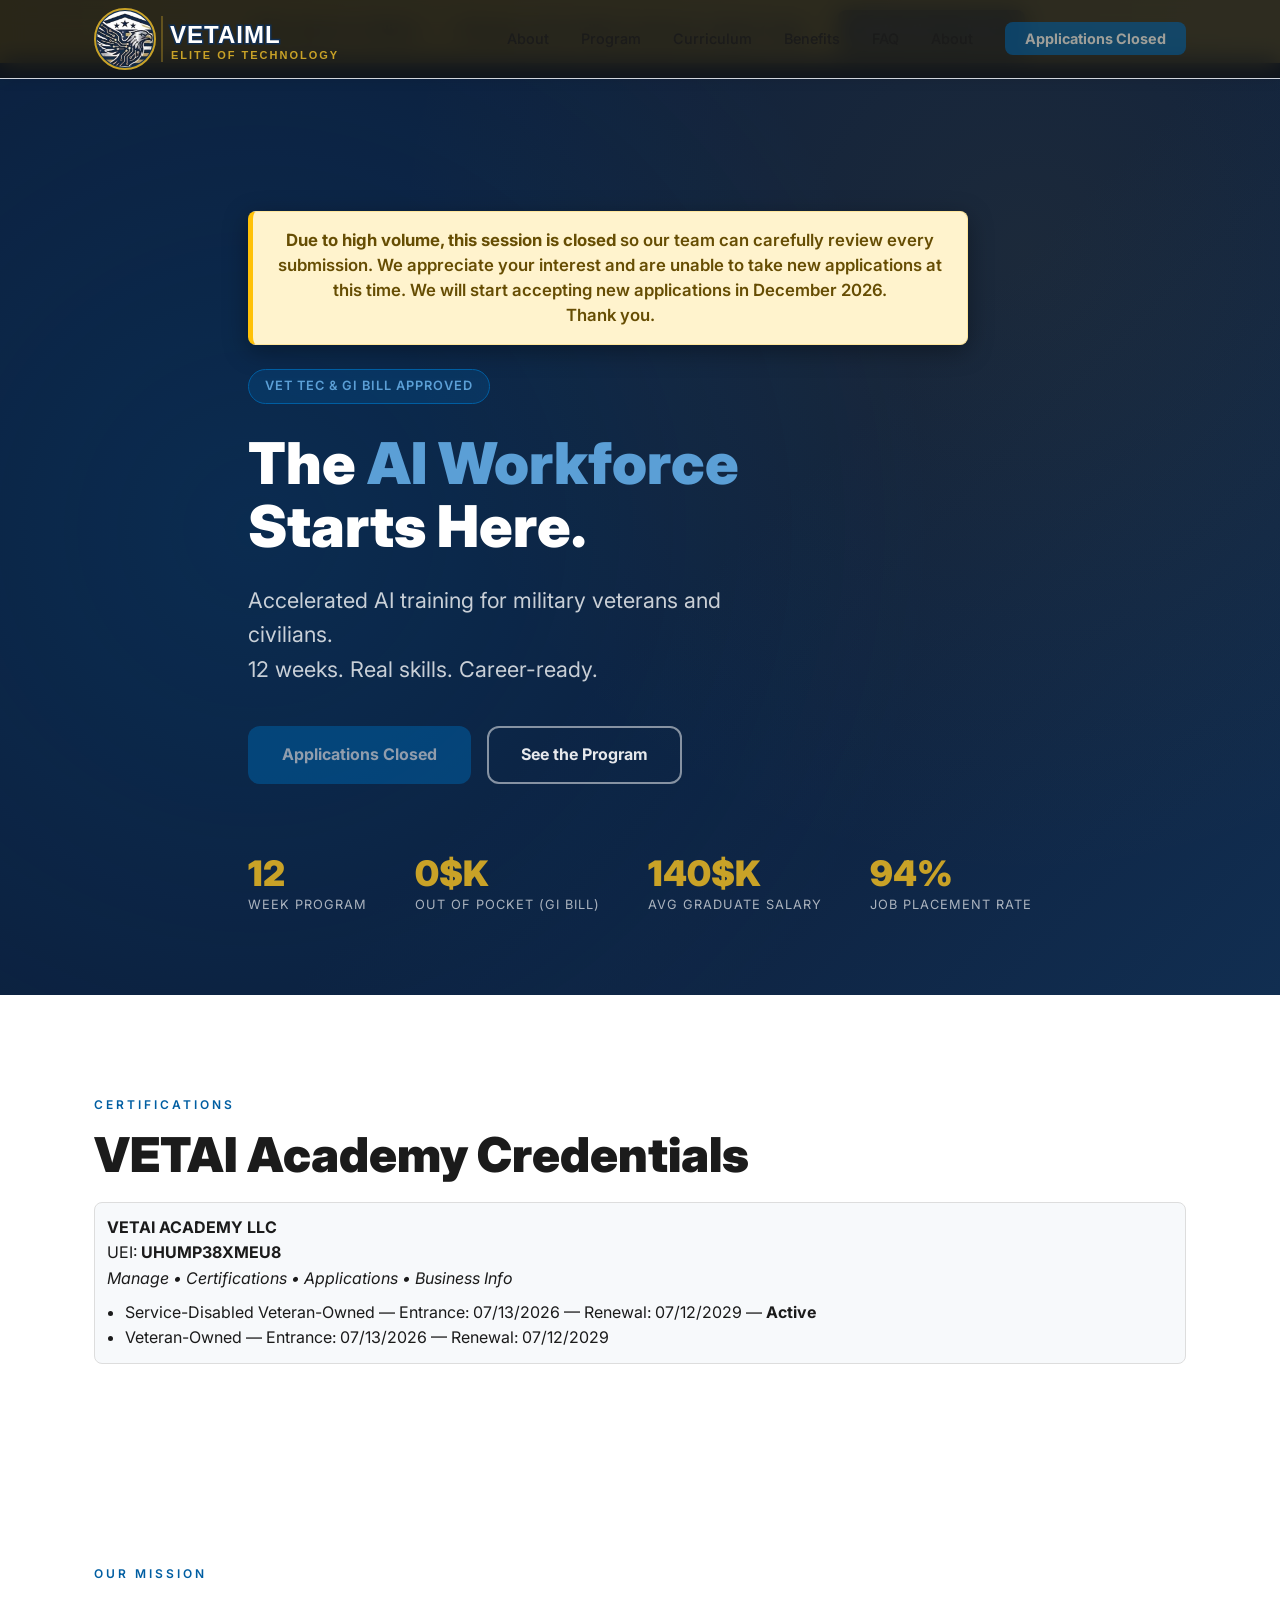
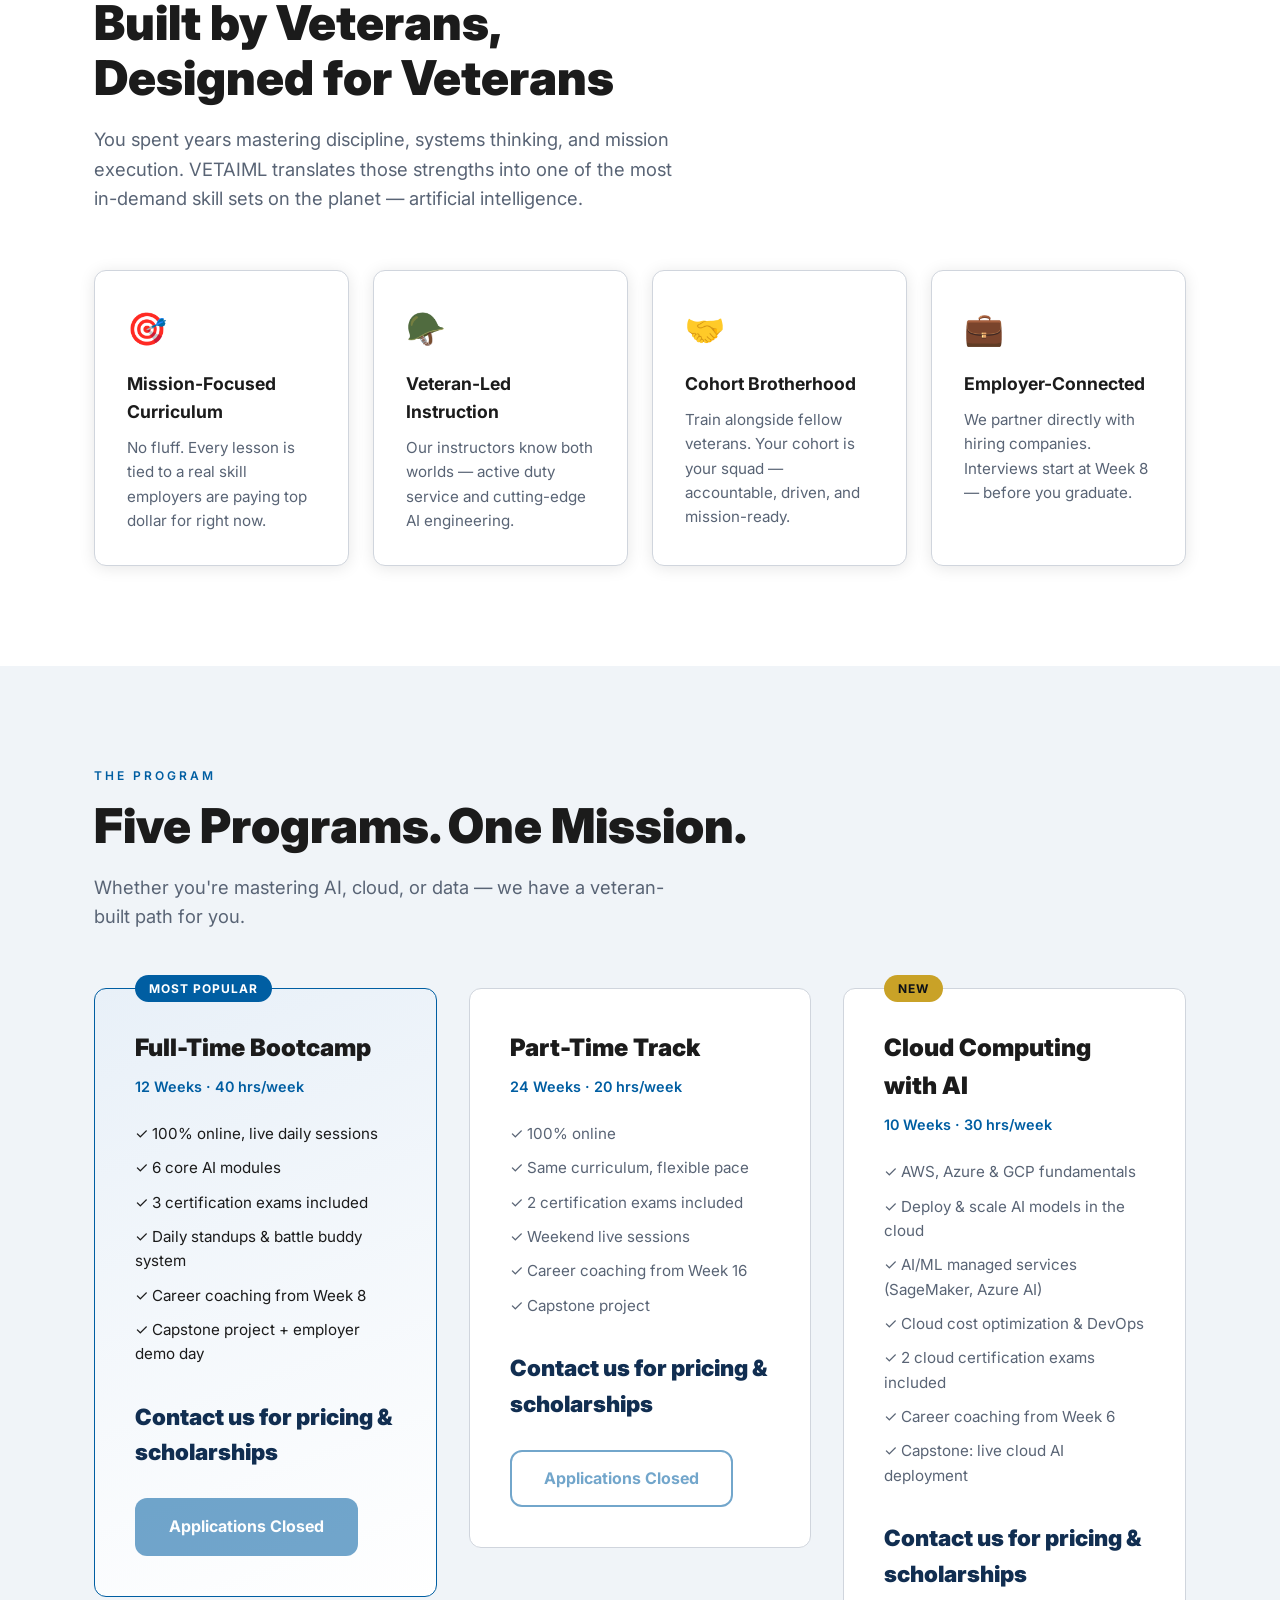
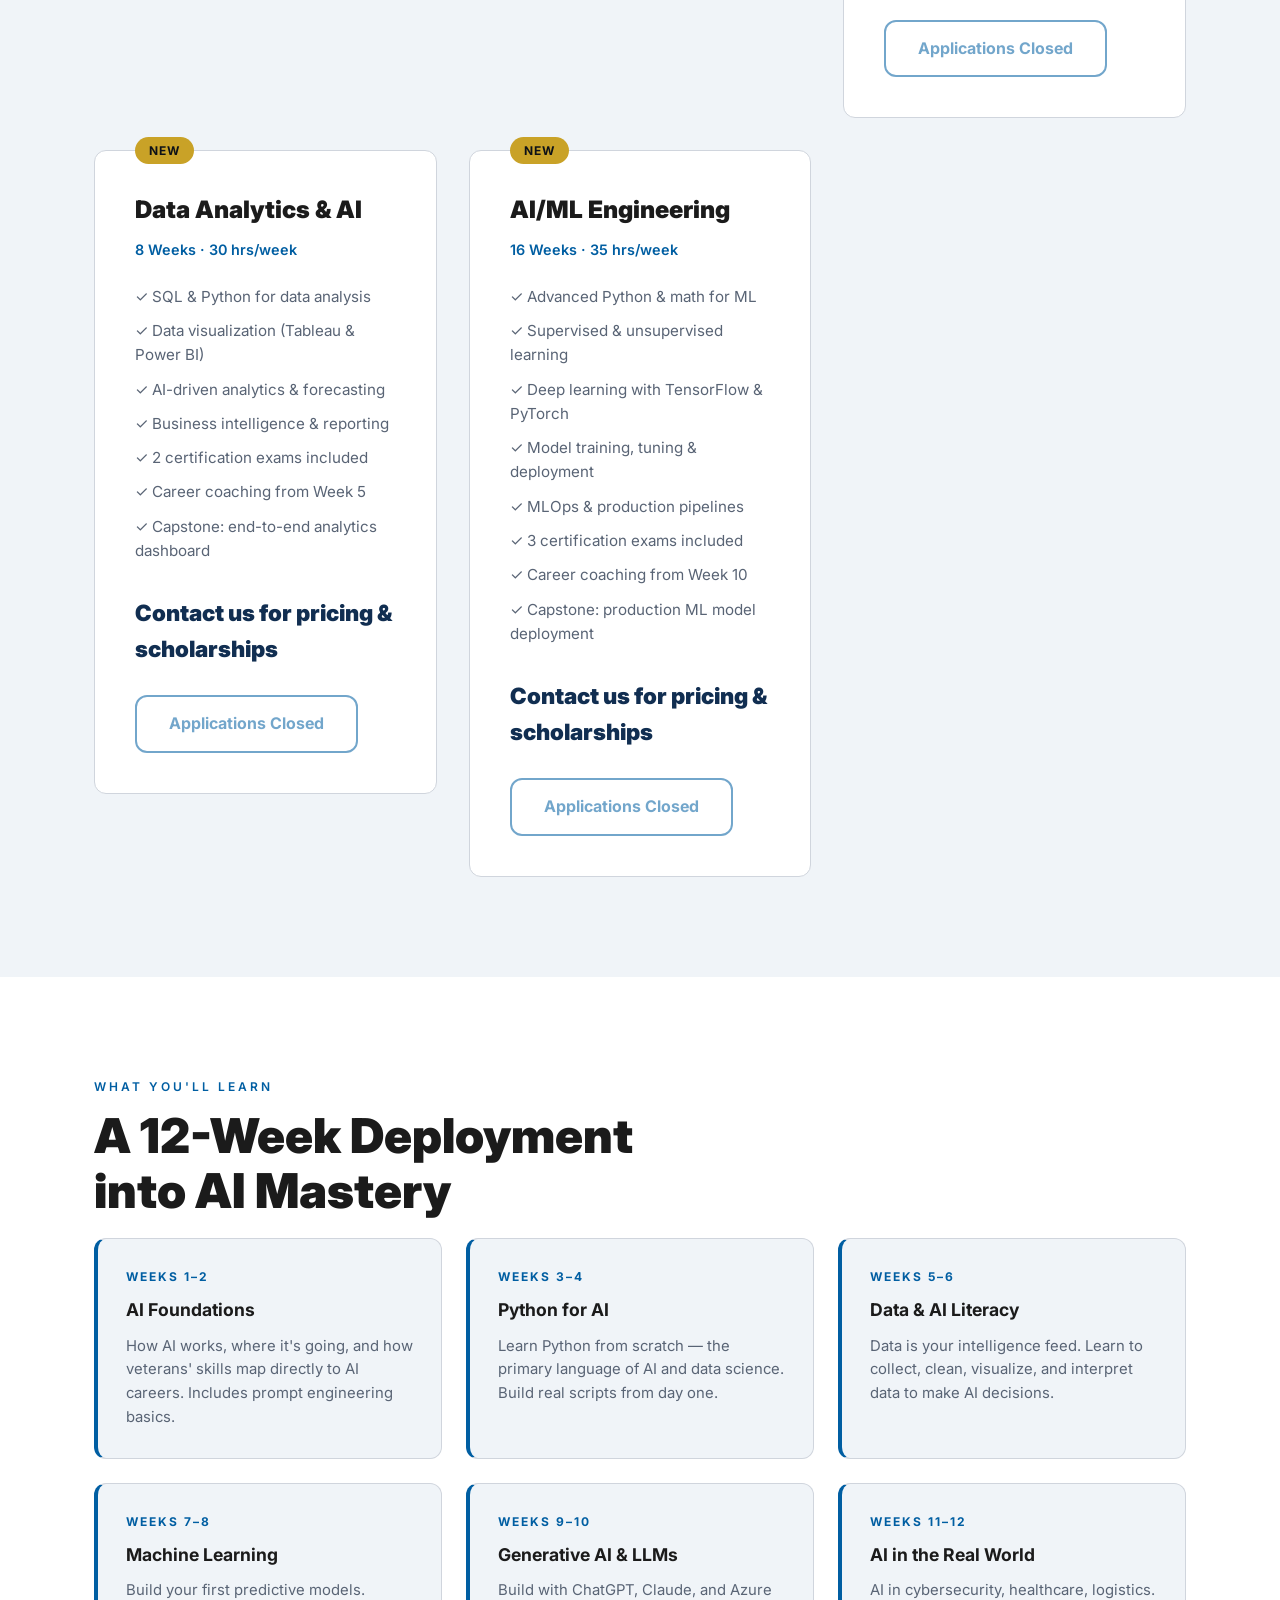
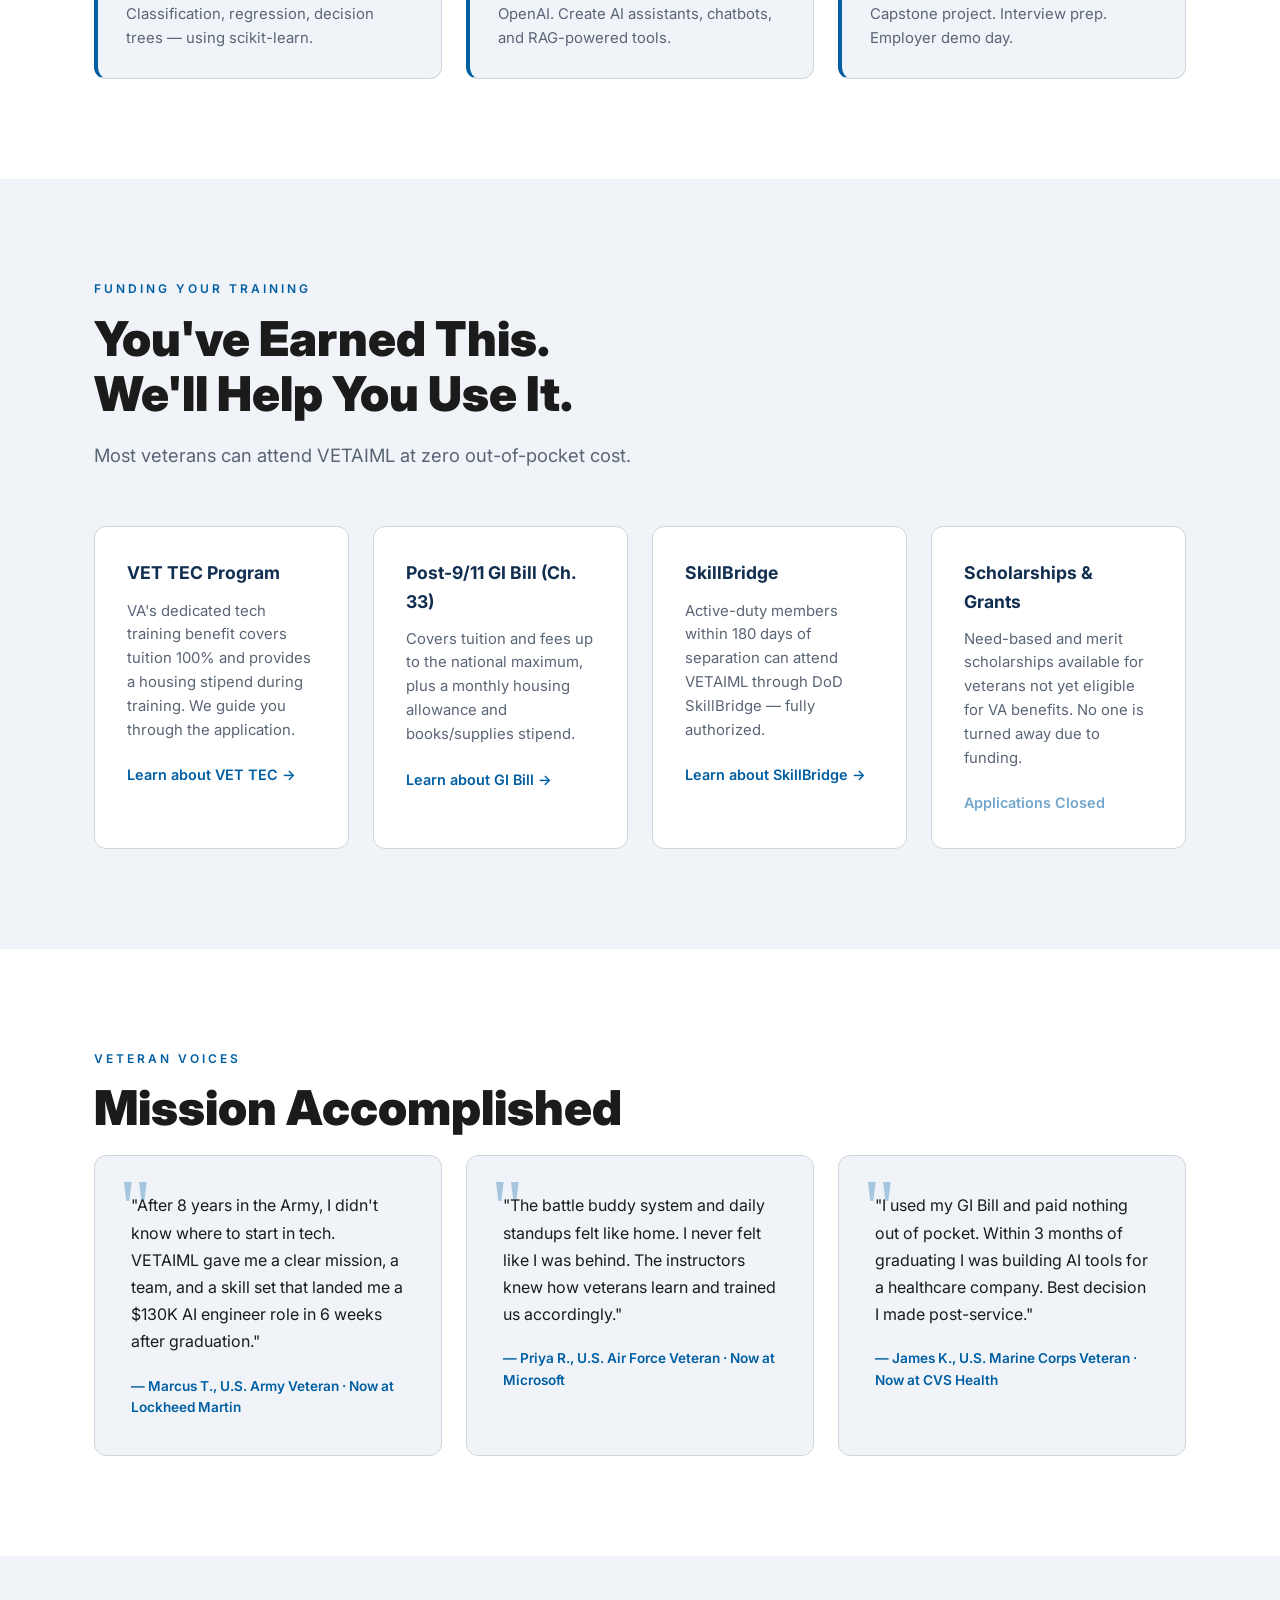
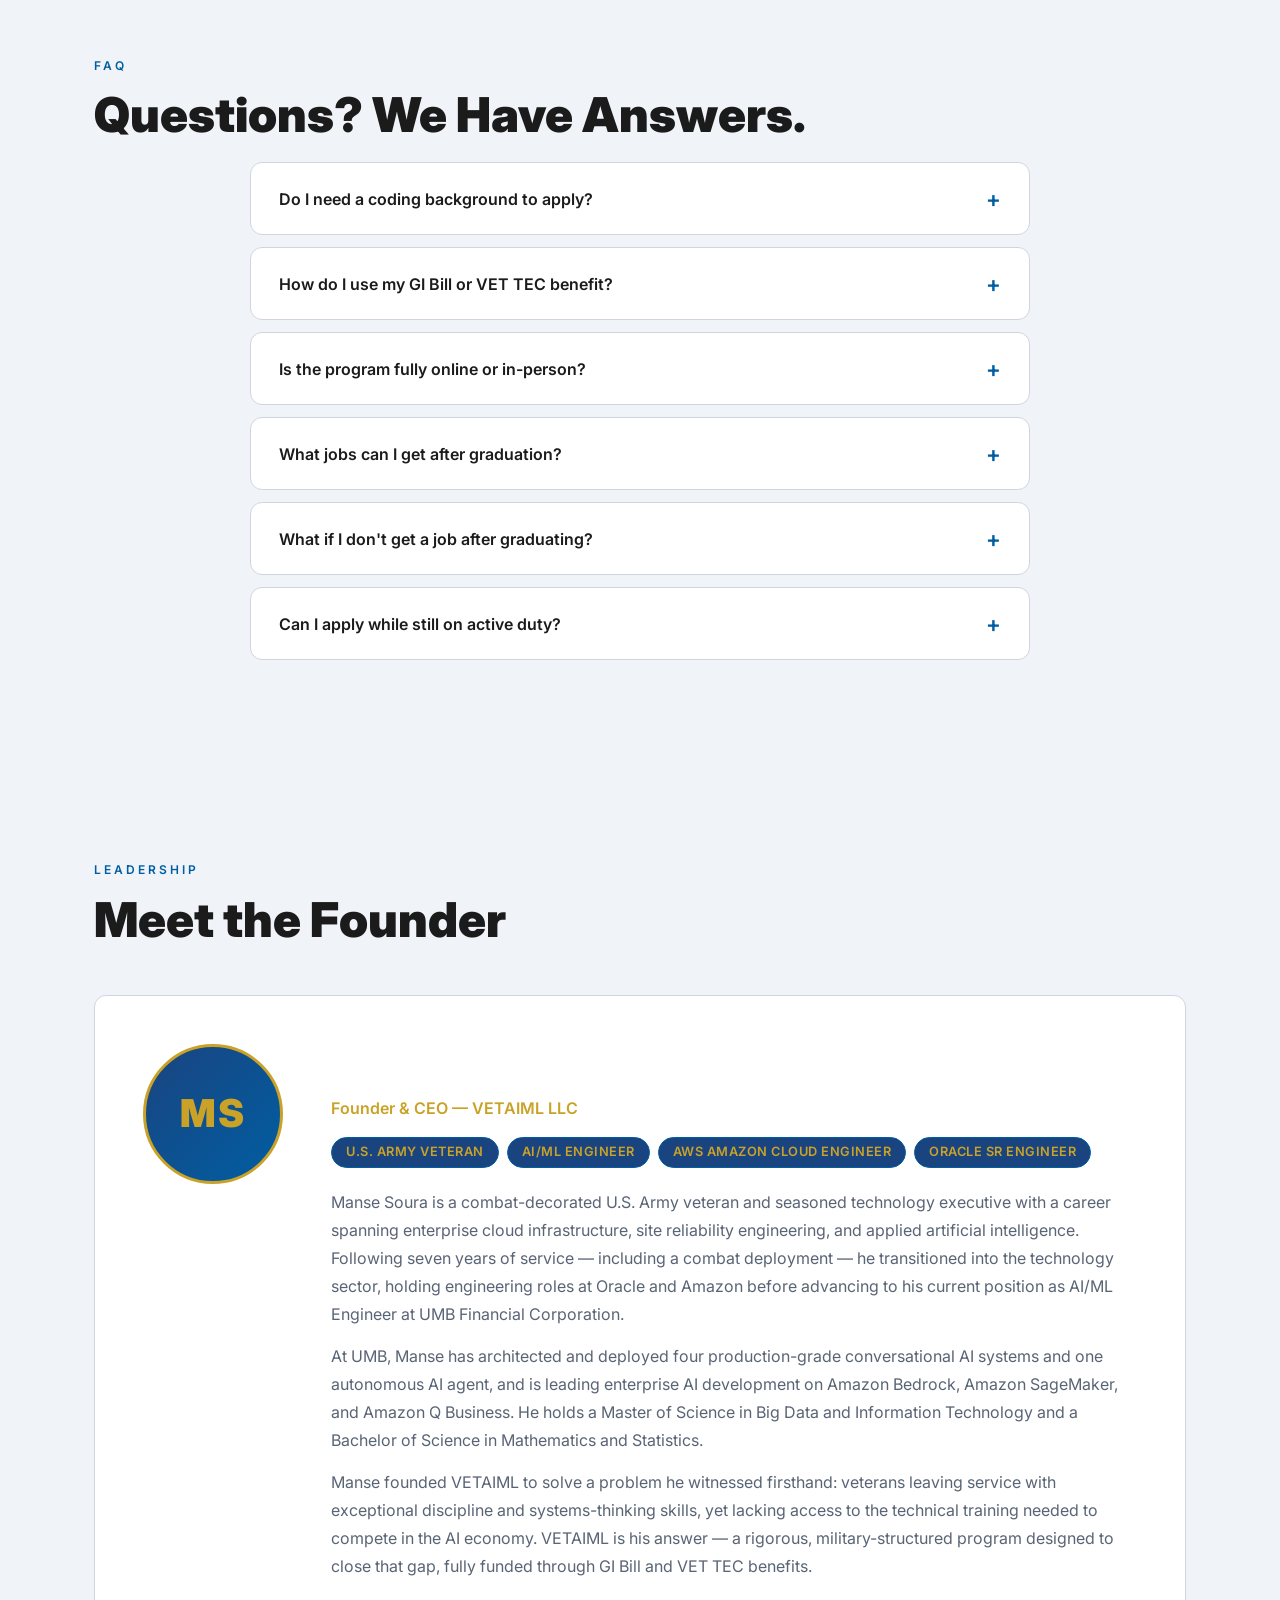
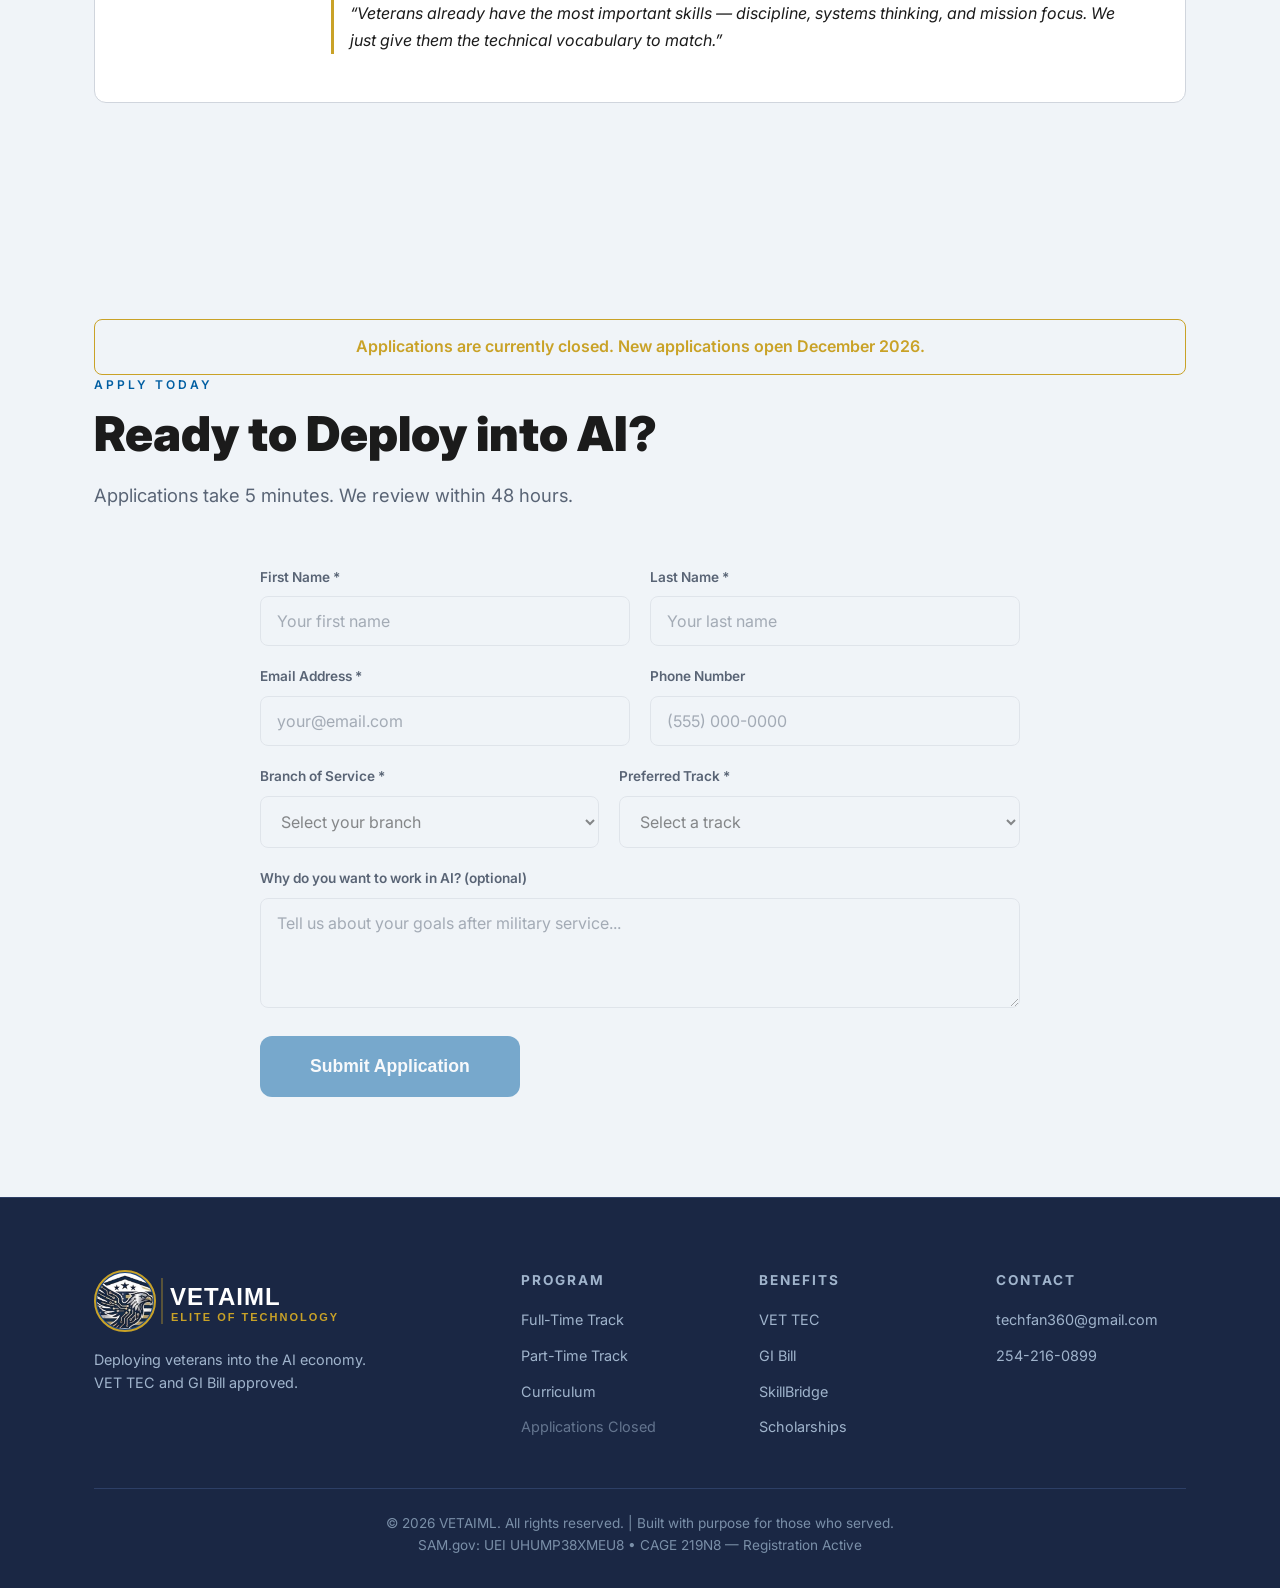
<file: website/index.html>
<!DOCTYPE html>
<html lang="en">
<head>
  <meta charset="UTF-8" />
  <meta name="viewport" content="width=device-width, initial-scale=1.0" />
  <title>VETAIML — AI Training for Military Veterans</title>
  <link rel="canonical" href="https://vetaiml.com" />
  <link rel="stylesheet" href="styles.css?v=5" />
  <link rel="preconnect" href="https://fonts.googleapis.com" />
  <link href="https://fonts.googleapis.com/css2?family=Inter:wght@300;400;600;700;900&display=swap" rel="stylesheet" />
</head>
<body>

  <!-- NAV -->
  <nav id="navbar">
    <div class="nav-inner">
      <a href="#" class="logo" aria-label="VETAIML">
        <svg xmlns="http://www.w3.org/2000/svg" xmlns:xlink="http://www.w3.org/1999/xlink" viewBox="0 0 248 62" width="248" height="62" role="img" aria-label="VETAIML logo">
          <defs>
            <clipPath id="iconClipNav"><circle cx="31" cy="31" r="28"/></clipPath>
          </defs>
          <!-- Navy circle background makes icon pop on white nav -->
          <circle cx="31" cy="31" r="30" fill="#112e51" stroke="#c9a227" stroke-width="2"/>
          <!-- Eagle icon clipped to circle -->
          <image href="icon.jpg" x="3" y="3" width="56" height="56" preserveAspectRatio="xMidYMid slice" clip-path="url(#iconClipNav)"/>
          <!-- Gold divider -->
          <line x1="68" y1="8" x2="68" y2="54" stroke="#c9a227" stroke-width="1.2" opacity="0.6"/>
          <!-- VETAIML -->
          <text x="76" y="35" font-family="'Arial Black', Arial, sans-serif" font-weight="900" font-size="24" fill="#ffffff" stroke="#112e51" stroke-width="3" paint-order="stroke" letter-spacing="1">VETAIML</text>
          <!-- Elite of Technology -->
          <text x="77" y="51" font-family="Arial, sans-serif" font-weight="700" font-size="11" fill="#c9a227" letter-spacing="2">ELITE OF TECHNOLOGY</text>
        </svg>
      </a>
      <ul class="nav-links">
        <li><a href="#about">About</a></li>
        <li><a href="#program">Program</a></li>
        <li><a href="#curriculum">Curriculum</a></li>
        <li><a href="#benefits">Benefits</a></li>
        <li><a href="#faq">FAQ</a></li>
        <li><a href="#founder">About</a></li>
        <li><a href="#apply" class="btn-nav">Apply Now</a></li>
      </ul>
      <button class="hamburger" id="hamburger" aria-label="Menu">&#9776;</button>
    </div>
  </nav>

  <!-- SITE BANNER: Now open to civilians -->
  <div class="site-banner">
    <div class="container">
      <strong>Now open to civilians</strong> — Veterans and civilians welcome. Apply today.
      <a href="#apply" class="banner-cta">Apply Now</a>
    </div>
  </div>

  <!-- HERO -->
  <section class="hero" id="home">
    <div class="hero-overlay"></div>
    <div class="hero-content">
      <div class="warning-banner warning-banner-hero" role="alert">
        <strong>Due to high volume, this session is closed</strong> so our team can carefully review every submission. We appreciate your interest and are unable to take new applications at this time. We will start accepting new applications in December 2026.
        <br />Thank you.
      </div>
      <div class="hero-badge">VET TEC &amp; GI Bill Approved</div>
      <h1>The <span class="accent">AI Workforce</span><br />Starts Here.</h1>
      <p class="hero-sub">Accelerated AI training for military veterans and civilians.<br />12 weeks. Real skills. Career-ready.</p>
      <div class="hero-cta">
        <a href="#apply" class="btn-primary">Apply for Free</a>
        <a href="#program" class="btn-outline">See the Program</a>
      </div>
      <div class="hero-stats">
        <div class="stat"><span class="stat-num">12</span><span class="stat-label">Week Program</span></div>
        <div class="stat"><span class="stat-num">$0</span><span class="stat-label">Out of Pocket (GI Bill)</span></div>
        <div class="stat"><span class="stat-num">$140K</span><span class="stat-label">Avg Graduate Salary</span></div>
        <div class="stat"><span class="stat-num">94%</span><span class="stat-label">Job Placement Rate</span></div>
      </div>
    </div>
  </section>

  <!-- CERTIFICATIONS -->
  <section class="section" id="certifications">
    <div class="container">
      <div class="section-label">Certifications</div>
      <h2>VETAI Academy Credentials</h2>
      <div class="cert-block" style="border:1px solid #ddd;padding:12px;border-radius:8px;background:#f7f9fb;">
        <strong>VETAI ACADEMY LLC</strong><br/>
        UEI: <strong>UHUMP38XMEU8</strong><br/>
        <em>Manage • Certifications • Applications • Business Info</em>
        <ul style="margin:8px 0 0;padding-left:18px">
          <li>Service-Disabled Veteran-Owned — Entrance: 07/13/2026 — Renewal: 07/12/2029 — <strong>Active</strong></li>
          <li>Veteran-Owned — Entrance: 07/13/2026 — Renewal: 07/12/2029</li>
        </ul>
      </div>
    </div>
  </section>

  <!-- ABOUT -->
  <section class="section" id="about">
    <div class="container">
      <div class="section-label">Our Mission</div>
      <h2>Built by Veterans,<br />Designed for Veterans</h2>
      <p class="section-sub">You spent years mastering discipline, systems thinking, and mission execution. VETAIML translates those strengths into one of the most in-demand skill sets on the planet — artificial intelligence.</p>
      <div class="cards-grid">
        <div class="card">
          <div class="card-icon">🎯</div>
          <h3>Mission-Focused Curriculum</h3>
          <p>No fluff. Every lesson is tied to a real skill employers are paying top dollar for right now.</p>
        </div>
        <div class="card">
          <div class="card-icon">🪖</div>
          <h3>Veteran-Led Instruction</h3>
          <p>Our instructors know both worlds — active duty service and cutting-edge AI engineering.</p>
        </div>
        <div class="card">
          <div class="card-icon">🤝</div>
          <h3>Cohort Brotherhood</h3>
          <p>Train alongside fellow veterans. Your cohort is your squad — accountable, driven, and mission-ready.</p>
        </div>
        <div class="card">
          <div class="card-icon">💼</div>
          <h3>Employer-Connected</h3>
          <p>We partner directly with hiring companies. Interviews start at Week 8 — before you graduate.</p>
        </div>
      </div>
    </div>
  </section>

  <!-- PROGRAM -->
  <section class="section section-dark" id="program">
    <div class="container">
      <div class="section-label">The Program</div>
      <h2>Five Programs. One Mission.</h2>
      <p class="section-sub">Whether you're mastering AI, cloud, or data — we have a veteran-built path for you.</p>
      <div class="tracks">
        <div class="track track-featured">
          <div class="track-badge">Most Popular</div>
          <h3>Full-Time Bootcamp</h3>
          <div class="track-duration">12 Weeks · 40 hrs/week</div>
          <ul class="track-features">
            <li>✓ 100% online, live daily sessions</li>
            <li>✓ 6 core AI modules</li>
            <li>✓ 3 certification exams included</li>
            <li>✓ Daily standups &amp; battle buddy system</li>
            <li>✓ Career coaching from Week 8</li>
            <li>✓ Capstone project + employer demo day</li>
          </ul>
          <div class="track-price">Contact us for pricing &amp; scholarships</div>
          <a href="#apply" class="btn-primary">Apply Now</a>
        </div>
        <div class="track">
          <h3>Part-Time Track</h3>
          <div class="track-duration">24 Weeks · 20 hrs/week</div>
          <ul class="track-features">
            <li>✓ 100% online</li>
            <li>✓ Same curriculum, flexible pace</li>
            <li>✓ 2 certification exams included</li>
            <li>✓ Weekend live sessions</li>
            <li>✓ Career coaching from Week 16</li>
            <li>✓ Capstone project</li>
          </ul>
          <div class="track-price">Contact us for pricing &amp; scholarships</div>
          <a href="#apply" class="btn-outline">Apply Now</a>
        </div>
        <div class="track">
          <div class="track-badge" style="background:var(--gold);color:#0d1117;">New</div>
          <h3>Cloud Computing with AI</h3>
          <div class="track-duration">10 Weeks · 30 hrs/week</div>
          <ul class="track-features">
            <li>✓ AWS, Azure &amp; GCP fundamentals</li>
            <li>✓ Deploy &amp; scale AI models in the cloud</li>
            <li>✓ AI/ML managed services (SageMaker, Azure AI)</li>
            <li>✓ Cloud cost optimization &amp; DevOps</li>
            <li>✓ 2 cloud certification exams included</li>
            <li>✓ Career coaching from Week 6</li>
            <li>✓ Capstone: live cloud AI deployment</li>
          </ul>
          <div class="track-price">Contact us for pricing &amp; scholarships</div>
          <a href="#apply" class="btn-outline">Apply Now</a>
        </div>
        <div class="track">
          <div class="track-badge" style="background:var(--gold);color:#0d1117;">New</div>
          <h3>Data Analytics &amp; AI</h3>
          <div class="track-duration">8 Weeks · 30 hrs/week</div>
          <ul class="track-features">
            <li>✓ SQL &amp; Python for data analysis</li>
            <li>✓ Data visualization (Tableau &amp; Power BI)</li>
            <li>✓ AI-driven analytics &amp; forecasting</li>
            <li>✓ Business intelligence &amp; reporting</li>
            <li>✓ 2 certification exams included</li>
            <li>✓ Career coaching from Week 5</li>
            <li>✓ Capstone: end-to-end analytics dashboard</li>
          </ul>
          <div class="track-price">Contact us for pricing &amp; scholarships</div>
          <a href="#apply" class="btn-outline">Apply Now</a>
        </div>
        <div class="track">
          <div class="track-badge" style="background:var(--gold);color:#0d1117;">New</div>
          <h3>AI/ML Engineering</h3>
          <div class="track-duration">16 Weeks · 35 hrs/week</div>
          <ul class="track-features">
            <li>✓ Advanced Python &amp; math for ML</li>
            <li>✓ Supervised &amp; unsupervised learning</li>
            <li>✓ Deep learning with TensorFlow &amp; PyTorch</li>
            <li>✓ Model training, tuning &amp; deployment</li>
            <li>✓ MLOps &amp; production pipelines</li>
            <li>✓ 3 certification exams included</li>
            <li>✓ Career coaching from Week 10</li>
            <li>✓ Capstone: production ML model deployment</li>
          </ul>
          <div class="track-price">Contact us for pricing &amp; scholarships</div>
          <a href="#apply" class="btn-outline">Apply Now</a>
        </div>
      </div>
    </div>
  </section>

  <!-- CURRICULUM -->
  <section class="section" id="curriculum">
    <div class="container">
      <div class="section-label">What You'll Learn</div>
      <h2>A 12-Week Deployment<br />into AI Mastery</h2>
      <div class="modules">
        <div class="module" data-week="1–2">
          <div class="module-week">Weeks 1–2</div>
          <h3>AI Foundations</h3>
          <p>How AI works, where it's going, and how veterans' skills map directly to AI careers. Includes prompt engineering basics.</p>
        </div>
        <div class="module" data-week="3–4">
          <div class="module-week">Weeks 3–4</div>
          <h3>Python for AI</h3>
          <p>Learn Python from scratch — the primary language of AI and data science. Build real scripts from day one.</p>
        </div>
        <div class="module" data-week="5–6">
          <div class="module-week">Weeks 5–6</div>
          <h3>Data &amp; AI Literacy</h3>
          <p>Data is your intelligence feed. Learn to collect, clean, visualize, and interpret data to make AI decisions.</p>
        </div>
        <div class="module" data-week="7–8">
          <div class="module-week">Weeks 7–8</div>
          <h3>Machine Learning</h3>
          <p>Build your first predictive models. Classification, regression, decision trees — using scikit-learn.</p>
        </div>
        <div class="module" data-week="9–10">
          <div class="module-week">Weeks 9–10</div>
          <h3>Generative AI &amp; LLMs</h3>
          <p>Build with ChatGPT, Claude, and Azure OpenAI. Create AI assistants, chatbots, and RAG-powered tools.</p>
        </div>
        <div class="module" data-week="11–12">
          <div class="module-week">Weeks 11–12</div>
          <h3>AI in the Real World</h3>
          <p>AI in cybersecurity, healthcare, logistics. Capstone project. Interview prep. Employer demo day.</p>
        </div>
      </div>
    </div>
  </section>

  <!-- BENEFITS -->
  <section class="section section-dark" id="benefits">
    <div class="container">
      <div class="section-label">Funding Your Training</div>
      <h2>You've Earned This.<br />We'll Help You Use It.</h2>
      <p class="section-sub">Most veterans can attend VETAIML at zero out-of-pocket cost.</p>
      <div class="benefits-grid">
        <div class="benefit">
          <h3>VET TEC Program</h3>
          <p>VA's dedicated tech training benefit covers tuition 100% and provides a housing stipend during training. We guide you through the application.</p>
          <a href="https://www.va.gov/education/about-gi-bill-benefits/how-to-use-benefits/vettec-high-tech-program/" target="_blank" rel="noopener" class="benefit-link">Learn about VET TEC →</a>
        </div>
        <div class="benefit">
          <h3>Post-9/11 GI Bill (Ch. 33)</h3>
          <p>Covers tuition and fees up to the national maximum, plus a monthly housing allowance and books/supplies stipend.</p>
          <a href="https://www.va.gov/education/about-gi-bill-benefits/post-9-11/" target="_blank" rel="noopener" class="benefit-link">Learn about GI Bill →</a>
        </div>
        <div class="benefit">
          <h3>SkillBridge</h3>
          <p>Active-duty members within 180 days of separation can attend VETAIML through DoD SkillBridge — fully authorized.</p>
          <a href="https://skillbridge.osd.mil/" target="_blank" rel="noopener" class="benefit-link">Learn about SkillBridge →</a>
        </div>
        <div class="benefit">
          <h3>Scholarships &amp; Grants</h3>
          <p>Need-based and merit scholarships available for veterans not yet eligible for VA benefits. No one is turned away due to funding.</p>
          <a href="#apply" class="benefit-link">Apply for Scholarship →</a>
        </div>
      </div>
    </div>
  </section>

  <!-- TESTIMONIALS -->
  <section class="section" id="testimonials">
    <div class="container">
      <div class="section-label">Veteran Voices</div>
      <h2>Mission Accomplished</h2>
      <div class="testimonials">
        <div class="testimonial">
          <p>"After 8 years in the Army, I didn't know where to start in tech. VETAIML gave me a clear mission, a team, and a skill set that landed me a $130K AI engineer role in 6 weeks after graduation."</p>
          <div class="testimonial-author">— Marcus T., U.S. Army Veteran · Now at Lockheed Martin</div>
        </div>
        <div class="testimonial">
          <p>"The battle buddy system and daily standups felt like home. I never felt like I was behind. The instructors knew how veterans learn and trained us accordingly."</p>
          <div class="testimonial-author">— Priya R., U.S. Air Force Veteran · Now at Microsoft</div>
        </div>
        <div class="testimonial">
          <p>"I used my GI Bill and paid nothing out of pocket. Within 3 months of graduating I was building AI tools for a healthcare company. Best decision I made post-service."</p>
          <div class="testimonial-author">— James K., U.S. Marine Corps Veteran · Now at CVS Health</div>
        </div>
      </div>
    </div>
  </section>

  <!-- FAQ -->
  <section class="section section-dark" id="faq">
    <div class="container">
      <div class="section-label">FAQ</div>
      <h2>Questions? We Have Answers.</h2>
      <div class="faq-list">
        <div class="faq-item">
          <button class="faq-question">Do I need a coding background to apply?</button>
          <div class="faq-answer"><p>No. We start from zero. If you can use a computer and follow instructions, you qualify. Your military training has already given you the most important skills: discipline and the ability to learn fast under pressure.</p></div>
        </div>
        <div class="faq-item">
          <button class="faq-question">How do I use my GI Bill or VET TEC benefit?</button>
          <div class="faq-answer"><p>Our admissions team walks you through the entire VA benefit application process. We handle the paperwork alongside you. Most students complete their benefit certification within 2–3 weeks of acceptance.</p></div>
        </div>
        <div class="faq-item">
          <button class="faq-question">Is the program fully online or in-person?</button>
          <div class="faq-answer"><p>The full-time track is 100% online with live daily sessions. The part-time track is 100% online with live weekend sessions.</p></div>
        </div>
        <div class="faq-item">
          <button class="faq-question">What jobs can I get after graduation?</button>
          <div class="faq-answer"><p>Common graduate roles include: AI/ML Engineer, Data Analyst, AI Product Manager, Prompt Engineer, AI Solutions Consultant, and Machine Learning Ops Engineer. Average starting salaries range from $100K–$165K.</p></div>
        </div>
        <div class="faq-item">
          <button class="faq-question">What if I don't get a job after graduating?</button>
          <div class="faq-answer"><p>We offer a job guarantee: if you don't receive a job offer within 6 months of graduating (while meeting all career services requirements), we refund your tuition in full.</p></div>
        </div>
        <div class="faq-item">
          <button class="faq-question">Can I apply while still on active duty?</button>
          <div class="faq-answer"><p>Yes. If you're within 180 days of your ETS/EAOS date, you may be eligible for DoD SkillBridge, which allows you to attend while still on active duty and receiving full pay and benefits.</p></div>
        </div>
      </div>
    </div>
  </section>

  <!-- FOUNDER -->
  <section class="section section-dark" id="founder">
    <div class="container">
      <div class="section-label">Leadership</div>
      <h2>Meet the Founder</h2>
      <div class="founder-card">
        <div class="founder-avatar" aria-label="Manse Soura">
          <span>MS</span>
        </div>
        <div class="founder-info">
          <h3>Manse Soura</h3>
          <div class="founder-title">Founder &amp; CEO — VETAIML LLC</div>
          <div class="founder-tags">
            <span class="tag">U.S. Army Veteran</span>
            <span class="tag">AI/ML Engineer</span>
            <span class="tag">AWS Amazon Cloud Engineer</span>
            <span class="tag">Oracle SR Engineer</span>
          </div>
          <p>Manse Soura is a combat-decorated U.S. Army veteran and seasoned technology executive with a career spanning enterprise cloud infrastructure, site reliability engineering, and applied artificial intelligence. Following seven years of service &mdash; including a combat deployment &mdash; he transitioned into the technology sector, holding engineering roles at Oracle and Amazon before advancing to his current position as AI/ML Engineer at UMB Financial Corporation.</p>
          <p>At UMB, Manse has architected and deployed four production-grade conversational AI systems and one autonomous AI agent, and is leading enterprise AI development on Amazon Bedrock, Amazon SageMaker, and Amazon Q Business. He holds a Master of Science in Big Data and Information Technology and a Bachelor of Science in Mathematics and Statistics.</p>
          <p>Manse founded VETAIML to solve a problem he witnessed firsthand: veterans leaving service with exceptional discipline and systems-thinking skills, yet lacking access to the technical training needed to compete in the AI economy. VETAIML is his answer &mdash; a rigorous, military-structured program designed to close that gap, fully funded through GI Bill and VET TEC benefits.</p>
          <blockquote class="founder-quote">&ldquo;Veterans already have the most important skills &mdash; discipline, systems thinking, and mission focus. We just give them the technical vocabulary to match.&rdquo;</blockquote>
        </div>
      </div>
    </div>
  </section>

  <!-- APPLY -->
  <section class="section apply-section" id="apply">
    <div class="container">
      <div class="section-label">Apply Today</div>
      <h2>Ready to Deploy into AI?</h2>
      <p class="section-sub">Applications take 5 minutes. We review within 48 hours.</p>
      <form class="apply-form" id="applyForm" action="https://formspree.io/f/xredkwdy" method="POST" novalidate>
        <div class="form-row">
          <div class="form-group">
            <label for="firstName">First Name *</label>
            <input type="text" id="firstName" name="firstName" placeholder="Your first name" required />
          </div>
          <div class="form-group">
            <label for="lastName">Last Name *</label>
            <input type="text" id="lastName" name="lastName" placeholder="Your last name" required />
          </div>
        </div>
        <div class="form-row">
          <div class="form-group">
            <label for="email">Email Address *</label>
            <input type="email" id="email" name="email" placeholder="your@email.com" required />
          </div>
          <div class="form-group">
            <label for="phone">Phone Number</label>
            <input type="tel" id="phone" name="phone" placeholder="(555) 000-0000" />
          </div>
        </div>
        <div class="form-row">
          <div class="form-group">
            <label for="branch">Branch of Service *</label>
            <select id="branch" name="branch" required>
              <option value="">Select your branch</option>
              <option>Army</option>
              <option>Navy</option>
              <option>Air Force</option>
              <option>Marine Corps</option>
              <option>Coast Guard</option>
              <option>Space Force</option>
              <option>National Guard / Reserve</option>
            </select>
          </div>
          <div class="form-group">
            <label for="track">Preferred Track *</label>
            <select id="track" name="track" required>
              <option value="">Select a track</option>
              <option>Full-Time Bootcamp (12 weeks) — 100% online</option>
              <option>Part-Time Online (24 weeks)</option>
              <option>SkillBridge (active duty)</option>
            </select>
          </div>
        </div>
        <div class="form-group full-width">
          <label for="motivation">Why do you want to work in AI? (optional)</label>
          <textarea id="motivation" name="motivation" rows="4" placeholder="Tell us about your goals after military service..."></textarea>
        </div>
        <button type="submit" class="btn-primary btn-large">Submit Application</button>
      </form>
      <div class="form-success" id="formSuccess" style="display:none;">
        <div class="success-icon">✓</div>
        <h3>Application Received!</h3>
        <p>We'll be in touch within 48 hours. Welcome to the mission.</p>
      </div>
    </div>
  </section>

  <!-- FOOTER -->
  <footer class="footer">
    <div class="container">
      <div class="footer-grid">
        <div class="footer-brand">
          <div class="logo" aria-label="VETAIML">
            <svg xmlns="http://www.w3.org/2000/svg" xmlns:xlink="http://www.w3.org/1999/xlink" viewBox="0 0 248 62" width="248" height="62" role="img" aria-label="VETAIML logo">
              <defs>
                <clipPath id="iconClipFooter"><circle cx="31" cy="31" r="28"/></clipPath>
              </defs>
              <!-- Circle background -->
              <circle cx="31" cy="31" r="30" fill="#1a4480" stroke="#c9a227" stroke-width="2"/>
              <!-- Eagle icon -->
              <image href="icon.jpg" x="3" y="3" width="56" height="56" preserveAspectRatio="xMidYMid slice" clip-path="url(#iconClipFooter)"/>
              <!-- Gold divider -->
              <line x1="68" y1="8" x2="68" y2="54" stroke="#c9a227" stroke-width="1.2" opacity="0.6"/>
              <!-- VETAIML white for dark footer -->
              <text x="76" y="35" font-family="'Arial Black', Arial, sans-serif" font-weight="900" font-size="24" fill="#ffffff" letter-spacing="1">VETAIML</text>
              <!-- Elite of Technology -->
              <text x="77" y="51" font-family="Arial, sans-serif" font-weight="700" font-size="11" fill="#c9a227" letter-spacing="2">ELITE OF TECHNOLOGY</text>
            </svg>
          </div>
          <p>Deploying veterans into the AI economy. VET TEC and GI Bill approved.</p>
        </div>
        <div class="footer-links">
          <h4>Program</h4>
          <ul>
            <li><a href="#program">Full-Time Track</a></li>
            <li><a href="#program">Part-Time Track</a></li>
            <li><a href="#curriculum">Curriculum</a></li>
            <li><a href="#apply">Apply</a></li>
          </ul>
        </div>
        <div class="footer-links">
          <h4>Benefits</h4>
          <ul>
            <li><a href="#benefits">VET TEC</a></li>
            <li><a href="#benefits">GI Bill</a></li>
            <li><a href="#benefits">SkillBridge</a></li>
            <li><a href="#benefits">Scholarships</a></li>
          </ul>
        </div>
        <div class="footer-links">
          <h4>Contact</h4>
          <ul>
            <li><a href="mailto:techfan360@gmail.com">techfan360@gmail.com</a></li>
            <li><a href="tel:+12542160899">254-216-0899</a></li>
          </ul>
        </div>
      </div>
      <div class="footer-bottom">
        <p>&copy; 2026 VETAIML. All rights reserved. | Built with purpose for those who served.</p>
        <p class="reg-info">SAM.gov: <a href="https://sam.gov" target="_blank" rel="noopener">UEI UHUMP38XMEU8</a> • CAGE 219N8 — Registration Active</p>
      </div>
    </div>
  </footer>

  <script src="script.js"></script>
</body>
</html>
</file>
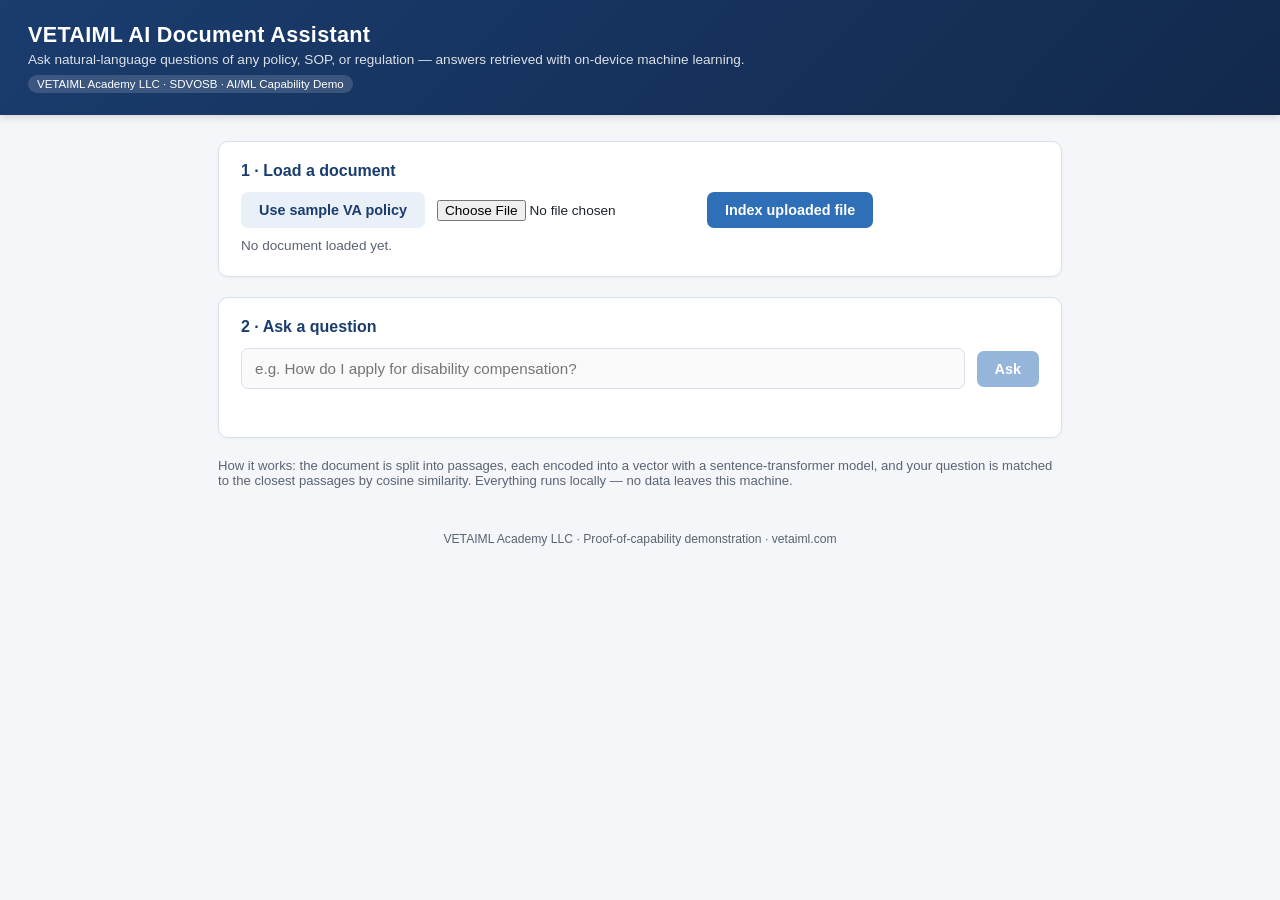
<file: demos/ai-doc-assistant/templates/index.html>
<!DOCTYPE html>
<html lang="en">
<head>
<meta charset="UTF-8" />
<meta name="viewport" content="width=device-width, initial-scale=1.0" />
<title>VETAIML AI Document Assistant</title>
<style>
  :root {
    --navy: #1a3c6e;
    --navy-dark: #12294c;
    --accent: #2e6fb7;
    --bg: #f4f6fa;
    --grey: #5a6472;
    --line: #d8e0ec;
  }
  * { box-sizing: border-box; }
  body {
    margin: 0;
    font-family: "Segoe UI", Roboto, Helvetica, Arial, sans-serif;
    background: var(--bg);
    color: #1c2430;
  }
  header {
    background: linear-gradient(135deg, var(--navy), var(--navy-dark));
    color: #fff;
    padding: 22px 28px;
    box-shadow: 0 2px 8px rgba(0,0,0,.15);
  }
  header h1 { margin: 0; font-size: 1.35rem; letter-spacing: .3px; }
  header p { margin: 4px 0 0; font-size: .85rem; opacity: .85; }
  .badge {
    display: inline-block; margin-top: 8px; font-size: .72rem;
    background: rgba(255,255,255,.15); padding: 3px 9px; border-radius: 12px;
  }
  .wrap { max-width: 880px; margin: 26px auto; padding: 0 18px; }
  .card {
    background: #fff; border: 1px solid var(--line); border-radius: 10px;
    padding: 20px 22px; margin-bottom: 20px; box-shadow: 0 1px 3px rgba(0,0,0,.04);
  }
  .card h2 { margin: 0 0 12px; font-size: 1rem; color: var(--navy); }
  .row { display: flex; gap: 12px; flex-wrap: wrap; align-items: center; }
  button {
    background: var(--accent); color: #fff; border: 0; border-radius: 7px;
    padding: 10px 18px; font-size: .9rem; cursor: pointer; font-weight: 600;
    transition: background .15s;
  }
  button:hover { background: var(--navy); }
  button.secondary { background: #eaf0f8; color: var(--navy); }
  button.secondary:hover { background: #dbe6f5; }
  button:disabled { opacity: .5; cursor: not-allowed; }
  input[type="text"] {
    flex: 1; min-width: 240px; padding: 11px 13px; font-size: .95rem;
    border: 1px solid var(--line); border-radius: 7px;
  }
  input[type="file"] { font-size: .85rem; }
  .status {
    font-size: .85rem; color: var(--grey); margin-top: 10px; min-height: 18px;
  }
  .status.ok { color: #1d7a44; }
  .status.err { color: #b4231f; }
  .answer {
    border-left: 4px solid var(--accent); background: #f8fbff;
    padding: 13px 16px; margin: 12px 0; border-radius: 0 8px 8px 0;
  }
  .answer .meta { font-size: .74rem; color: var(--grey); margin-bottom: 6px; }
  .answer .score {
    display: inline-block; background: var(--navy); color: #fff;
    border-radius: 10px; padding: 1px 8px; font-size: .7rem; margin-left: 6px;
  }
  .answer p { margin: 0; line-height: 1.5; font-size: .92rem; }
  .muted { color: var(--grey); font-size: .82rem; }
  footer { text-align: center; font-size: .76rem; color: var(--grey); padding: 18px; }
  .spinner {
    display: inline-block; width: 14px; height: 14px; border: 2px solid #cdd8e8;
    border-top-color: var(--accent); border-radius: 50%; animation: spin .7s linear infinite;
    vertical-align: middle; margin-right: 6px;
  }
  @keyframes spin { to { transform: rotate(360deg); } }
</style>
</head>
<body>
<header>
  <h1>VETAIML AI Document Assistant</h1>
  <p>Ask natural-language questions of any policy, SOP, or regulation — answers retrieved with on-device machine learning.</p>
  <span class="badge">VETAIML Academy LLC &middot; SDVOSB &middot; AI/ML Capability Demo</span>
</header>

<div class="wrap">
  <div class="card">
    <h2>1 &middot; Load a document</h2>
    <div class="row">
      <button id="sampleBtn" class="secondary">Use sample VA policy</button>
      <input type="file" id="fileInput" accept=".pdf,.txt" />
      <button id="uploadBtn">Index uploaded file</button>
    </div>
    <div class="status" id="loadStatus">No document loaded yet.</div>
  </div>

  <div class="card">
    <h2>2 &middot; Ask a question</h2>
    <div class="row">
      <input type="text" id="question" placeholder="e.g. How do I apply for disability compensation?" disabled />
      <button id="askBtn" disabled>Ask</button>
    </div>
    <div class="status" id="askStatus"></div>
    <div id="answers"></div>
  </div>

  <p class="muted">
    How it works: the document is split into passages, each encoded into a vector
    with a sentence-transformer model, and your question is matched to the closest
    passages by cosine similarity. Everything runs locally — no data leaves this machine.
  </p>
</div>

<footer>VETAIML Academy LLC &middot; Proof-of-capability demonstration &middot; vetaiml.com</footer>

<script>
const loadStatus = document.getElementById("loadStatus");
const askStatus = document.getElementById("askStatus");
const answers = document.getElementById("answers");
const questionInput = document.getElementById("question");
const askBtn = document.getElementById("askBtn");

function setLoaded(source, chunks) {
  loadStatus.className = "status ok";
  loadStatus.textContent = `Indexed "${source}" — ${chunks} searchable passages. Ready for questions.`;
  questionInput.disabled = false;
  askBtn.disabled = false;
}

function busy(el, text) {
  el.className = "status";
  el.innerHTML = `<span class="spinner"></span>${text}`;
}

document.getElementById("sampleBtn").addEventListener("click", async () => {
  busy(loadStatus, "Loading and indexing sample document…");
  try {
    const r = await fetch("/api/load-sample", { method: "POST" });
    const d = await r.json();
    if (!r.ok) throw new Error(d.error || "Failed to load sample.");
    setLoaded(d.source, d.chunks);
  } catch (e) {
    loadStatus.className = "status err";
    loadStatus.textContent = e.message;
  }
});

document.getElementById("uploadBtn").addEventListener("click", async () => {
  const f = document.getElementById("fileInput").files[0];
  if (!f) { loadStatus.className = "status err"; loadStatus.textContent = "Choose a PDF or TXT file first."; return; }
  busy(loadStatus, `Indexing "${f.name}"…`);
  const fd = new FormData();
  fd.append("document", f);
  try {
    const r = await fetch("/api/upload", { method: "POST", body: fd });
    const d = await r.json();
    if (!r.ok) throw new Error(d.error || "Upload failed.");
    setLoaded(d.source, d.chunks);
  } catch (e) {
    loadStatus.className = "status err";
    loadStatus.textContent = e.message;
  }
});

async function ask() {
  const q = questionInput.value.trim();
  if (!q) return;
  busy(askStatus, "Searching…");
  answers.innerHTML = "";
  try {
    const r = await fetch("/api/ask", {
      method: "POST",
      headers: { "Content-Type": "application/json" },
      body: JSON.stringify({ question: q })
    });
    const d = await r.json();
    if (!r.ok) throw new Error(d.error || "Search failed.");
    askStatus.className = "status ok";
    askStatus.textContent = `Top matches from "${d.source}":`;
    d.results.forEach(res => {
      const div = document.createElement("div");
      div.className = "answer";
      div.innerHTML = `<div class="meta">Match #${res.rank}
        <span class="score">similarity ${res.score}</span></div>
        <p>${res.text.replace(/</g, "&lt;")}</p>`;
      answers.appendChild(div);
    });
  } catch (e) {
    askStatus.className = "status err";
    askStatus.textContent = e.message;
  }
}

askBtn.addEventListener("click", ask);
questionInput.addEventListener("keydown", e => { if (e.key === "Enter") ask(); });
</script>
</body>
</html>
</file>
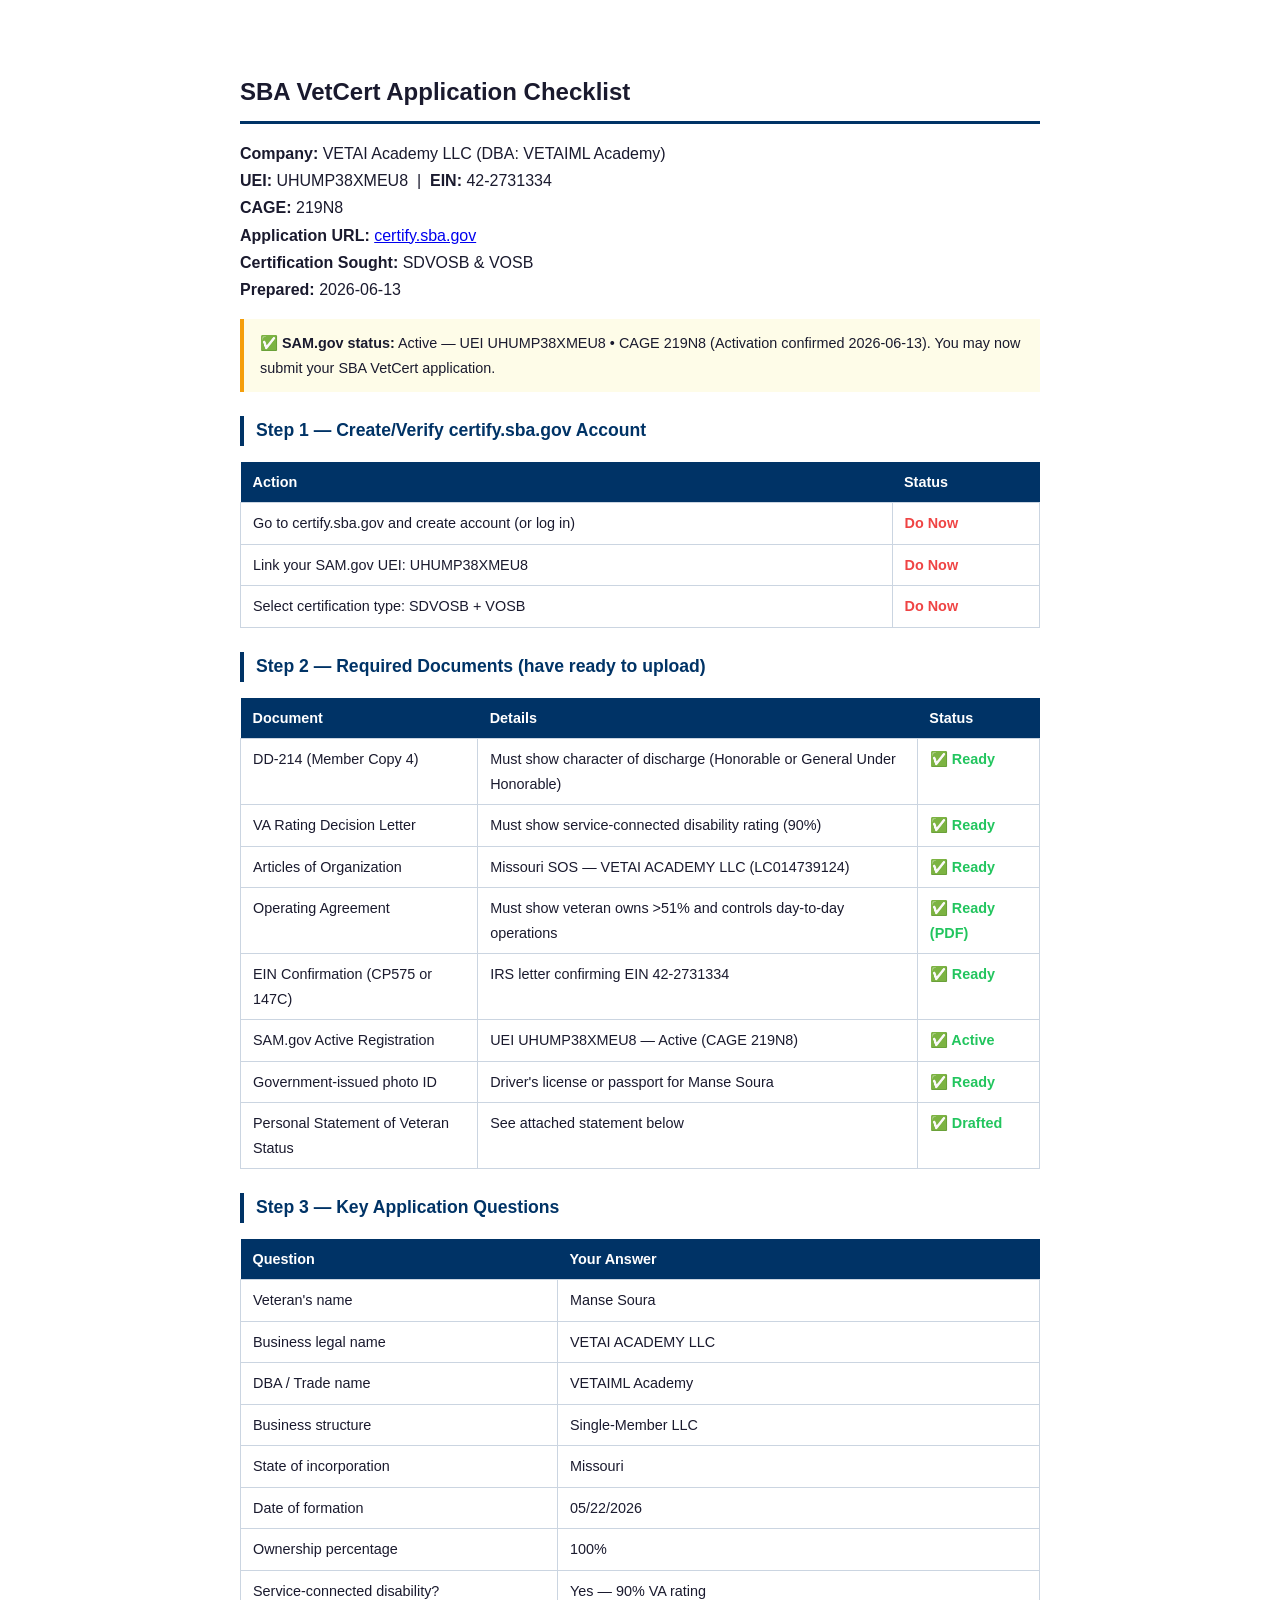
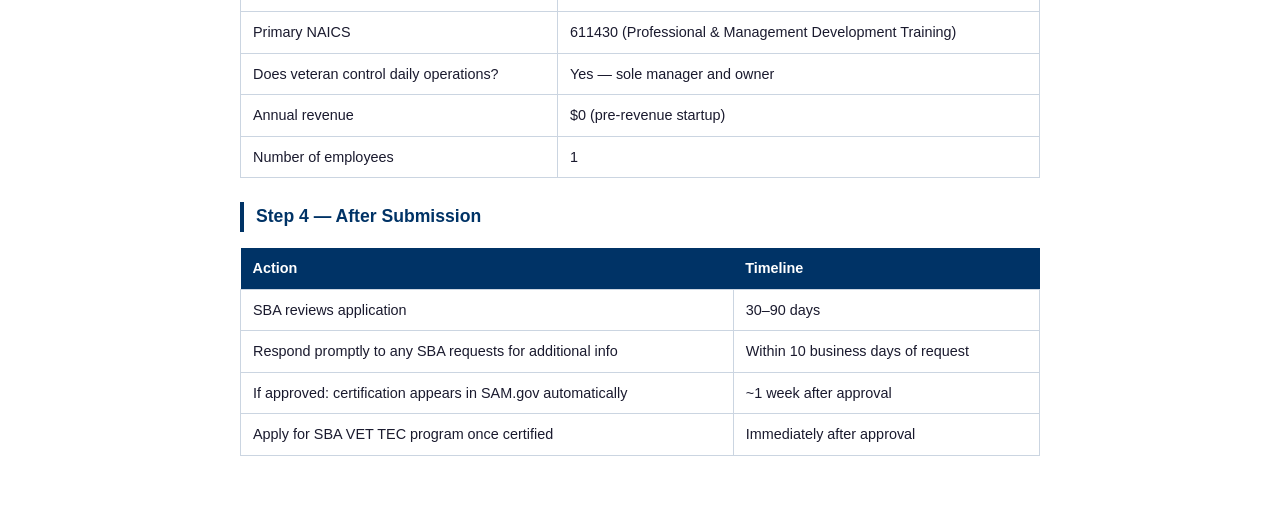
<file: VETCERT_CHECKLIST.html>
<!DOCTYPE html>
<html lang="en">
<head>
  <meta charset="utf-8" />
  <meta name="viewport" content="width=device-width,initial-scale=1" />
  <title>SBA VetCert Application Checklist — VETAI Academy LLC</title>
  <style>
    body { font-family: Arial, sans-serif; max-width: 800px; margin: 2rem auto; padding: 1.5rem; color: #1a1a2e; line-height: 1.7; }
    h1 { font-size: 1.5rem; border-bottom: 3px solid #003366; padding-bottom: .5rem; }
    h2 { font-size: 1.1rem; color: #003366; margin-top: 1.5rem; border-left: 4px solid #003366; padding-left: .75rem; }
    table { width: 100%; border-collapse: collapse; margin: 1rem 0; font-size: .9rem; }
    th { background: #003366; color: #fff; padding: .5rem .75rem; text-align: left; }
    td { border: 1px solid #cbd5e1; padding: .5rem .75rem; vertical-align: top; }
    .ready { color: #22c55e; font-weight: 700; }
    .pending { color: #f59e0b; font-weight: 700; }
    .action { color: #ef4444; font-weight: 700; }
    .note { background: #fefce8; border-left: 4px solid #f59e0b; padding: .75rem 1rem; margin: 1rem 0; font-size: .9rem; }
    @media print { body { margin: .5in; } }
  </style>
</head>
<body>
  <h1>SBA VetCert Application Checklist</h1>
  <p><strong>Company:</strong> VETAI Academy LLC (DBA: VETAIML Academy)<br/>
  <strong>UEI:</strong> UHUMP38XMEU8 &nbsp;|&nbsp; <strong>EIN:</strong> 42-2731334<br/>
  <strong>CAGE:</strong> 219N8<br/>
  <strong>Application URL:</strong> <a href="https://certify.sba.gov">certify.sba.gov</a><br/>
  <strong>Certification Sought:</strong> SDVOSB &amp; VOSB<br/>
  <strong>Prepared:</strong> 2026-06-13</p>

  <div class="note">✅ <strong>SAM.gov status:</strong> Active — UEI UHUMP38XMEU8 • CAGE 219N8 (Activation confirmed 2026-06-13). You may now submit your SBA VetCert application.</div>

  <h2>Step 1 — Create/Verify certify.sba.gov Account</h2>
  <table>
    <tr><th>Action</th><th>Status</th></tr>
    <tr><td>Go to certify.sba.gov and create account (or log in)</td><td class="action">Do Now</td></tr>
    <tr><td>Link your SAM.gov UEI: UHUMP38XMEU8</td><td class="action">Do Now</td></tr>
    <tr><td>Select certification type: SDVOSB + VOSB</td><td class="action">Do Now</td></tr>
  </table>

  <h2>Step 2 — Required Documents (have ready to upload)</h2>
  <table>
    <tr><th>Document</th><th>Details</th><th>Status</th></tr>
    <tr><td>DD-214 (Member Copy 4)</td><td>Must show character of discharge (Honorable or General Under Honorable)</td><td class="ready">✅ Ready</td></tr>
    <tr><td>VA Rating Decision Letter</td><td>Must show service-connected disability rating (90%)</td><td class="ready">✅ Ready</td></tr>
    <tr><td>Articles of Organization</td><td>Missouri SOS — VETAI ACADEMY LLC (LC014739124)</td><td class="ready">✅ Ready</td></tr>
    <tr><td>Operating Agreement</td><td>Must show veteran owns &gt;51% and controls day-to-day operations</td><td class="ready">✅ Ready (PDF)</td></tr>
    <tr><td>EIN Confirmation (CP575 or 147C)</td><td>IRS letter confirming EIN 42-2731334</td><td class="ready">✅ Ready</td></tr>
    <tr><td>SAM.gov Active Registration</td><td>UEI UHUMP38XMEU8 — Active (CAGE 219N8)</td><td class="ready">✅ Active</td></tr>
    <tr><td>Government-issued photo ID</td><td>Driver's license or passport for Manse Soura</td><td class="ready">✅ Ready</td></tr>
    <tr><td>Personal Statement of Veteran Status</td><td>See attached statement below</td><td class="ready">✅ Drafted</td></tr>
  </table>

  <h2>Step 3 — Key Application Questions</h2>
  <table>
    <tr><th>Question</th><th>Your Answer</th></tr>
    <tr><td>Veteran's name</td><td>Manse Soura</td></tr>
    <tr><td>Business legal name</td><td>VETAI ACADEMY LLC</td></tr>
    <tr><td>DBA / Trade name</td><td>VETAIML Academy</td></tr>
    <tr><td>Business structure</td><td>Single-Member LLC</td></tr>
    <tr><td>State of incorporation</td><td>Missouri</td></tr>
    <tr><td>Date of formation</td><td>05/22/2026</td></tr>
    <tr><td>Ownership percentage</td><td>100%</td></tr>
    <tr><td>Service-connected disability?</td><td>Yes — 90% VA rating</td></tr>
    <tr><td>Primary NAICS</td><td>611430 (Professional &amp; Management Development Training)</td></tr>
    <tr><td>Does veteran control daily operations?</td><td>Yes — sole manager and owner</td></tr>
    <tr><td>Annual revenue</td><td>$0 (pre-revenue startup)</td></tr>
    <tr><td>Number of employees</td><td>1</td></tr>
  </table>

  <h2>Step 4 — After Submission</h2>
  <table>
    <tr><th>Action</th><th>Timeline</th></tr>
    <tr><td>SBA reviews application</td><td>30–90 days</td></tr>
    <tr><td>Respond promptly to any SBA requests for additional info</td><td>Within 10 business days of request</td></tr>
    <tr><td>If approved: certification appears in SAM.gov automatically</td><td>~1 week after approval</td></tr>
    <tr><td>Apply for SBA VET TEC program once certified</td><td>Immediately after approval</td></tr>
  </table>
</body>
</html>
</file>
<file: website/styles.css>
/* ============================================================
   VETAIML — styles.css
   ============================================================ */

:root {
  --green:      #005ea2;
  --green-dark: #1a4480;
  --green-light:#5b9fd6;
  --gold:       #c9a227;
  --gold-light: #c9a227;
  --navy:       #112e51;
  --navy-dark:  #0d1f3c;
  --dark:       #ffffff;
  --dark-2:     #f0f4f8;
  --dark-3:     #ffffff;
  --mid:        #d0d5dd;
  --text:       #1b1b1b;
  --text-muted: #596475;
  --white:      #ffffff;
  --radius:     12px;
  --shadow:     0 2px 16px rgba(0,0,0,0.10);
  --transition: 0.25s ease;
}

*, *::before, *::after { box-sizing: border-box; margin: 0; padding: 0; }

html { scroll-behavior: smooth; font-size: 16px; }

body {
  font-family: 'Inter', system-ui, sans-serif;
  background: var(--dark);
  color: var(--text);
  line-height: 1.6;
  overflow-x: hidden;
}

a { color: inherit; text-decoration: none; }

img { max-width: 100%; }

/* ---- LAYOUT ---- */
.container {
  max-width: 1140px;
  margin: 0 auto;
  padding: 0 24px;
}

.section { padding: 100px 0; }
.section-dark { background: var(--dark-2); }

/* ---- FOUNDER SECTION ---- */
.founder-card {
  display: flex;
  gap: 48px;
  align-items: flex-start;
  margin-top: 48px;
  background: var(--dark-3);
  border: 1px solid var(--mid);
  border-radius: var(--radius);
  padding: 48px;
}

.founder-avatar {
  flex-shrink: 0;
  width: 140px;
  height: 140px;
  border-radius: 50%;
  background: linear-gradient(135deg, var(--green-dark), var(--green));
  border: 3px solid var(--gold);
  display: flex;
  align-items: center;
  justify-content: center;
  font-size: 2.4rem;
  font-weight: 900;
  color: var(--gold);
  letter-spacing: 2px;
}

.founder-info h3 {
  font-size: 1.8rem;
  font-weight: 700;
  color: var(--white);
  margin-bottom: 6px;
}

.founder-title {
  color: var(--gold);
  font-weight: 600;
  font-size: 1rem;
  margin-bottom: 16px;
}

.founder-tags {
  display: flex;
  flex-wrap: wrap;
  gap: 8px;
  margin-bottom: 20px;
}

.founder-tags .tag {
  background: var(--green-dark);
  color: var(--gold-light);
  border: 1px solid var(--green);
  border-radius: 20px;
  padding: 4px 14px;
  font-size: 0.8rem;
  font-weight: 600;
  text-transform: uppercase;
  letter-spacing: 0.5px;
}

.founder-info p {
  color: var(--text-muted);
  margin-bottom: 14px;
  line-height: 1.75;
}

.founder-quote {
  border-left: 3px solid var(--gold);
  padding-left: 16px;
  margin-top: 20px;
  color: var(--text);
  font-style: italic;
  font-size: 1rem;
  line-height: 1.7;
}

@media (max-width: 700px) {
  .founder-card {
    flex-direction: column;
    align-items: center;
    text-align: center;
    padding: 32px 24px;
  }
  .founder-quote {
    border-left: none;
    border-top: 3px solid var(--gold);
    padding-left: 0;
    padding-top: 16px;
  }
  .founder-tags { justify-content: center; }
}

.section-label {
  text-transform: uppercase;
  letter-spacing: 3px;
  font-size: 0.75rem;
  font-weight: 600;
  color: var(--green);
  margin-bottom: 12px;
}

h2 {
  font-size: clamp(2rem, 4vw, 3rem);
  font-weight: 900;
  line-height: 1.15;
  margin-bottom: 20px;
}

.section-sub {
  font-size: 1.15rem;
  color: var(--text-muted);
  max-width: 600px;
  margin-bottom: 56px;
}

/* ---- BUTTONS ---- */
.btn-primary {
  display: inline-block;
  background: var(--green);
  color: var(--white);
  padding: 14px 32px;
  border-radius: var(--radius);
  font-weight: 700;
  font-size: 1rem;
  transition: background var(--transition), transform var(--transition);
  border: 2px solid transparent;
  cursor: pointer;
}
.btn-primary:hover { background: var(--green-dark); transform: translateY(-2px); }

.btn-outline {
  display: inline-block;
  background: transparent;
  color: var(--green);
  padding: 14px 32px;
  border-radius: var(--radius);
  font-weight: 700;
  font-size: 1rem;
  border: 2px solid var(--green);
  transition: border-color var(--transition), color var(--transition), background var(--transition), transform var(--transition);
  cursor: pointer;
}
.btn-outline:hover { background: var(--green); color: #fff; border-color: var(--green); transform: translateY(-2px); }

.btn-large { padding: 18px 48px; font-size: 1.1rem; }

/* ---- NAVBAR ---- */
#navbar {
  position: fixed;
  top: 0; left: 0; right: 0;
  z-index: 1000;
  background: rgba(255, 255, 255, 0.97);
  backdrop-filter: blur(12px);
  border-bottom: 1px solid var(--mid);
  box-shadow: 0 2px 12px rgba(0,0,0,0.08);
  transition: background var(--transition);
}

.nav-inner {
  max-width: 1140px;
  margin: 0 auto;
  padding: 0 24px;
  height: 78px;
  display: flex;
  align-items: center;
  justify-content: space-between;
}

/* ---- SITE BANNER ---- */
.site-banner {
  background: linear-gradient(90deg, var(--gold) 0%, #e8c95a 100%);
  color: var(--navy-dark);
  border-bottom: 1px solid rgba(0,0,0,0.05);
  text-align: center;
  padding: 10px 0;
  font-weight: 700;
}
.site-banner .container { display:flex; justify-content:center; align-items:center; gap:12px; }
.site-banner strong { margin-right:6px; }

@media (max-width:700px) {
  .site-banner { font-size: 0.95rem; padding: 8px 12px; }
}

/* ---- WARNING BANNER (e.g. applications closed) ---- */
.warning-banner {
  background: #fff3cd;
  color: #664d03;
  border: 1px solid #ffe69c;
  border-left: 5px solid #ffc107;
  border-radius: 8px;
  padding: 16px 20px;
  margin: 0 0 28px;
  text-align: left;
  font-size: 1rem;
  line-height: 1.5;
}

.warning-banner-hero {
  max-width: 720px;
  margin: 0 0 24px;
  text-align: center;
  font-size: 1.05rem;
  font-weight: 600;
  box-shadow: 0 6px 24px rgba(0,0,0,0.35);
  animation: warningPulse 2.4s ease-in-out infinite;
}

@keyframes warningPulse {
  0%, 100% { box-shadow: 0 6px 24px rgba(255,193,7,0.35); }
  50% { box-shadow: 0 6px 32px rgba(255,193,7,0.75); }
}

.banner-cta {
  margin-left: 16px;
  background: var(--navy-dark);
  color: #fff;
  padding: 8px 14px;
  border-radius: 8px;
  font-weight: 800;
  text-decoration: none;
}
.banner-cta:hover { background: #0b1730; }

.logo {
  display: flex;
  align-items: center;
  line-height: 1;
}
.logo svg { display: block; }

.nav-links {
  display: flex;
  align-items: center;
  gap: 32px;
  list-style: none;
}

.nav-links a {
  font-size: 0.9rem;
  font-weight: 500;
  color: var(--text);
  transition: color var(--transition);
}
.nav-links a:hover { color: var(--green); }

.btn-nav {
  background: var(--green) !important;
  color: var(--white) !important;
  padding: 8px 20px;
  border-radius: 8px;
  font-weight: 700 !important;
  transition: background var(--transition) !important;
}
.btn-nav:hover { background: var(--green-dark) !important; }

.hamburger {
  display: none;
  background: none;
  border: none;
  color: var(--text);
  font-size: 1.5rem;
  cursor: pointer;
}

/* ---- HERO ---- */
.hero {
  min-height: 100vh;
  display: flex;
  align-items: center;
  position: relative;
  background: linear-gradient(135deg, var(--navy-dark) 0%, #0d1f3c 55%, var(--navy) 100%);
  padding-top: 68px;
  overflow: hidden;
  color: #ffffff;
}

.hero::before {
  content: '';
  position: absolute;
  inset: 0;
  background:
    radial-gradient(circle at 20% 50%, rgba(0,94,162,0.20) 0%, transparent 60%),
    radial-gradient(circle at 80% 20%, rgba(201,162,39,0.08) 0%, transparent 50%);
}

.hero-content {
  position: relative;
  z-index: 1;
  max-width: 1140px;
  margin: 0 auto;
  padding: 80px 24px;
}

.hero-badge {
  display: inline-block;
  background: rgba(0,94,162,0.25);
  border: 1px solid var(--green);
  color: var(--green-light);
  padding: 6px 16px;
  border-radius: 100px;
  font-size: 0.8rem;
  font-weight: 600;
  letter-spacing: 1px;
  text-transform: uppercase;
  margin-bottom: 28px;
}

.hero h1 {
  font-size: clamp(2rem, 4.5vw, 3.6rem);
  font-weight: 900;
  line-height: 1.1;
  margin-bottom: 24px;
  max-width: 800px;
}

.accent { color: var(--green-light); }

.hero-sub {
  font-size: clamp(1.1rem, 2vw, 1.35rem);
  color: rgba(255,255,255,0.78);
  margin-bottom: 40px;
  max-width: 500px;
}

.hero-cta {
  display: flex;
  gap: 16px;
  flex-wrap: wrap;
  margin-bottom: 72px;
}

.hero .btn-outline {
  color: rgba(255,255,255,0.9);
  border-color: rgba(255,255,255,0.5);
}
.hero .btn-outline:hover { color: #fff; border-color: #fff; }

.hero-stats {
  display: flex;
  gap: 48px;
  flex-wrap: wrap;
}

.stat {
  display: flex;
  flex-direction: column;
}

.stat-num {
  font-size: 2.2rem;
  font-weight: 900;
  color: var(--gold-light);
  line-height: 1;
}

.stat-label {
  font-size: 0.8rem;
  color: rgba(255,255,255,0.65);
  margin-top: 4px;
  text-transform: uppercase;
  letter-spacing: 1px;
}

/* ---- CARDS GRID ---- */
.cards-grid {
  display: grid;
  grid-template-columns: repeat(auto-fit, minmax(240px, 1fr));
  gap: 24px;
}

.card {
  background: var(--white);
  border: 1px solid var(--mid);
  border-radius: var(--radius);
  padding: 32px;
  box-shadow: var(--shadow);
  transition: border-color var(--transition), transform var(--transition), box-shadow var(--transition);
}
.card:hover { border-color: var(--green); transform: translateY(-4px); box-shadow: 0 8px 28px rgba(0,0,0,0.12); }

.card-icon { font-size: 2rem; margin-bottom: 16px; }
.card h3 { font-size: 1.1rem; font-weight: 700; margin-bottom: 10px; }
.card p { color: var(--text-muted); font-size: 0.95rem; }

/* ---- TRACKS ---- */
.tracks {
  display: grid;
  grid-template-columns: repeat(auto-fit, minmax(300px, 1fr));
  gap: 32px;
  align-items: start;
}

.track {
  background: var(--dark-3);
  border: 1px solid var(--mid);
  border-radius: var(--radius);
  padding: 40px;
  position: relative;
}

.track-featured {
  border-color: var(--green);
  background: linear-gradient(160deg, #e8f0f8 0%, var(--dark-3) 100%);
}

.track-badge {
  position: absolute;
  top: -14px;
  left: 40px;
  background: var(--green);
  color: white;
  font-size: 0.75rem;
  font-weight: 700;
  padding: 4px 14px;
  border-radius: 100px;
  text-transform: uppercase;
  letter-spacing: 1px;
}

.track h3 { font-size: 1.5rem; font-weight: 900; margin-bottom: 8px; }
.track-duration { color: var(--green); font-size: 0.9rem; font-weight: 600; margin-bottom: 24px; }

.track-features {
  list-style: none;
  margin-bottom: 32px;
  display: flex;
  flex-direction: column;
  gap: 10px;
}

.track-features li { font-size: 0.95rem; color: var(--text-muted); }
.track-featured .track-features li { color: var(--text); }

.track-price {
  font-size: 1.4rem;
  font-weight: 900;
  color: var(--navy);
  margin-bottom: 28px;
}
.track-price span { font-size: 0.8rem; font-weight: 400; color: var(--text-muted); display: block; margin-top: 4px; }

/* ---- MODULES ---- */
.modules {
  display: grid;
  grid-template-columns: repeat(auto-fit, minmax(300px, 1fr));
  gap: 24px;
}

.module {
  background: var(--dark-2);
  border: 1px solid var(--mid);
  border-left: 4px solid var(--green);
  border-radius: var(--radius);
  padding: 28px;
  transition: transform var(--transition);
}
.module:hover { transform: translateY(-4px); }
.module-week {
  font-size: 0.75rem;
  font-weight: 700;
  color: var(--green);
  text-transform: uppercase;
  letter-spacing: 2px;
  margin-bottom: 10px;
}
.module h3 { font-size: 1.1rem; font-weight: 700; margin-bottom: 10px; }
.module p { color: var(--text-muted); font-size: 0.93rem; }

/* ---- BENEFITS ---- */
.benefits-grid {
  display: grid;
  grid-template-columns: repeat(auto-fit, minmax(240px, 1fr));
  gap: 24px;
}

.benefit {
  background: var(--dark-3);
  border: 1px solid var(--mid);
  border-radius: var(--radius);
  padding: 32px;
}
.benefit h3 { font-size: 1.1rem; font-weight: 700; margin-bottom: 12px; color: var(--navy); }
.benefit p { color: var(--text-muted); font-size: 0.93rem; margin-bottom: 20px; }
.benefit-link { color: var(--green); font-size: 0.9rem; font-weight: 600; transition: color var(--transition); }
.benefit-link:hover { color: var(--green-dark); }

/* ---- TESTIMONIALS ---- */
.testimonials {
  display: grid;
  grid-template-columns: repeat(auto-fit, minmax(300px, 1fr));
  gap: 24px;
}

.testimonial {
  background: var(--dark-2);
  border: 1px solid var(--mid);
  border-radius: var(--radius);
  padding: 36px;
  position: relative;
}
.testimonial::before {
  content: '"';
  font-size: 5rem;
  color: var(--green);
  opacity: 0.3;
  position: absolute;
  top: 12px; left: 24px;
  line-height: 1;
  font-family: Georgia, serif;
}
.testimonial p {
  font-size: 1rem;
  color: var(--text);
  line-height: 1.7;
  margin-bottom: 20px;
  position: relative;
  z-index: 1;
}
.testimonial-author { font-size: 0.85rem; color: var(--green); font-weight: 600; }

/* ---- FAQ ---- */
.faq-list {
  max-width: 780px;
  margin: 0 auto;
  display: flex;
  flex-direction: column;
  gap: 12px;
}

.faq-item {
  background: var(--dark-3);
  border: 1px solid var(--mid);
  border-radius: var(--radius);
  overflow: hidden;
}

.faq-question {
  width: 100%;
  background: none;
  border: none;
  color: var(--text);
  font-size: 1rem;
  font-weight: 600;
  padding: 22px 28px;
  text-align: left;
  cursor: pointer;
  display: flex;
  justify-content: space-between;
  align-items: center;
  font-family: inherit;
  transition: color var(--transition);
}
.faq-question::after { content: '+'; font-size: 1.4rem; color: var(--green); transition: transform var(--transition); }
.faq-item.open .faq-question::after { transform: rotate(45deg); }
.faq-question:hover { color: var(--green); }

.faq-answer {
  max-height: 0;
  overflow: hidden;
  transition: max-height 0.4s ease, padding 0.3s ease;
}
.faq-item.open .faq-answer { max-height: 300px; }
.faq-answer p {
  padding: 0 28px 24px;
  color: var(--text-muted);
  font-size: 0.95rem;
  line-height: 1.7;
}

/* ---- APPLY FORM ---- */
.apply-section { background: var(--dark-2); }

.apply-form {
  max-width: 760px;
  margin: 0 auto;
  display: flex;
  flex-direction: column;
  gap: 20px;
}

.form-row {
  display: grid;
  grid-template-columns: 1fr 1fr;
  gap: 20px;
}

.form-group {
  display: flex;
  flex-direction: column;
  gap: 8px;
}
.form-group.full-width { grid-column: 1 / -1; }

label { font-size: 0.85rem; font-weight: 600; color: var(--text-muted); }

input, select, textarea {
  background: var(--dark-2);
  border: 1px solid var(--mid);
  border-radius: 8px;
  color: var(--text);
  font-family: inherit;
  font-size: 1rem;
  padding: 14px 16px;
  transition: border-color var(--transition);
  outline: none;
}
input:focus, select:focus, textarea:focus { border-color: var(--green); }
input::placeholder, textarea::placeholder { color: var(--text-muted); }
select option { background: var(--dark-2); }
textarea { resize: vertical; }

.apply-form .btn-primary {
  width: fit-content;
  margin-top: 8px;
}

.form-success {
  text-align: center;
  padding: 48px;
  max-width: 480px;
  margin: 0 auto;
}
.success-icon {
  width: 72px; height: 72px;
  background: var(--green);
  border-radius: 50%;
  display: flex;
  align-items: center;
  justify-content: center;
  font-size: 2rem;
  margin: 0 auto 24px;
}
.form-success h3 { font-size: 1.8rem; margin-bottom: 12px; }
.form-success p { color: var(--text-muted); }

/* ---- FOOTER ---- */
.footer {
  background: #1a2744;
  border-top: 1px solid #2d3f66;
  padding: 72px 0 32px;
  color: #c8d4e8;
}

.footer-grid {
  display: grid;
  grid-template-columns: 2fr 1fr 1fr 1fr;
  gap: 48px;
  margin-bottom: 48px;
}

.footer-brand .logo { font-size: 1.5rem; margin-bottom: 16px; display: block; }
.footer-brand p { color: #a0b4cc; font-size: 0.9rem; max-width: 280px; }

.footer-links h4 { font-size: 0.85rem; font-weight: 700; text-transform: uppercase; letter-spacing: 2px; color: #a0b4cc; margin-bottom: 16px; }
.footer-links ul { list-style: none; display: flex; flex-direction: column; gap: 10px; }
.footer-links a { color: #a0b4cc; font-size: 0.9rem; transition: color var(--transition); }
.footer-links a:hover { color: #7ecfa0; }

.footer-bottom {
  border-top: 1px solid #2d3f66;
  padding-top: 24px;
  text-align: center;
  color: #7a8fa8;
  font-size: 0.85rem;
}

/* ---- RESPONSIVE ---- */
@media (max-width: 900px) {
  .footer-grid { grid-template-columns: 1fr 1fr; }
}

@media (max-width: 768px) {
  .nav-links { display: none; flex-direction: column; position: fixed; top: 68px; left: 0; right: 0; background: var(--dark); border-bottom: 1px solid var(--mid); padding: 24px; gap: 20px; z-index: 999; }
  .nav-links.open { display: flex; }
  .hamburger { display: block; }
  .form-row { grid-template-columns: 1fr; }
  .hero-stats { gap: 28px; }
  .tracks { grid-template-columns: 1fr; }
}

@media (max-width: 480px) {
  .section { padding: 64px 0; }
  .hero-cta { flex-direction: column; }
  .footer-grid { grid-template-columns: 1fr; }
}

/* ---- APPLICATIONS CLOSED ---- */
.apply-disabled {
  pointer-events: none;
  opacity: 0.55;
  cursor: not-allowed;
  text-decoration: none;
}
.apply-closed-note {
  margin-top: 16px;
  padding: 14px 18px;
  border: 1px solid var(--gold, #c9a227);
  border-radius: 8px;
  color: var(--gold, #c9a227);
  font-weight: 600;
  text-align: center;
}
.apply-form.apply-form-disabled input,
.apply-form.apply-form-disabled select,
.apply-form.apply-form-disabled textarea,
.apply-form.apply-form-disabled button {
  pointer-events: none;
  opacity: 0.5;
}
</file>
